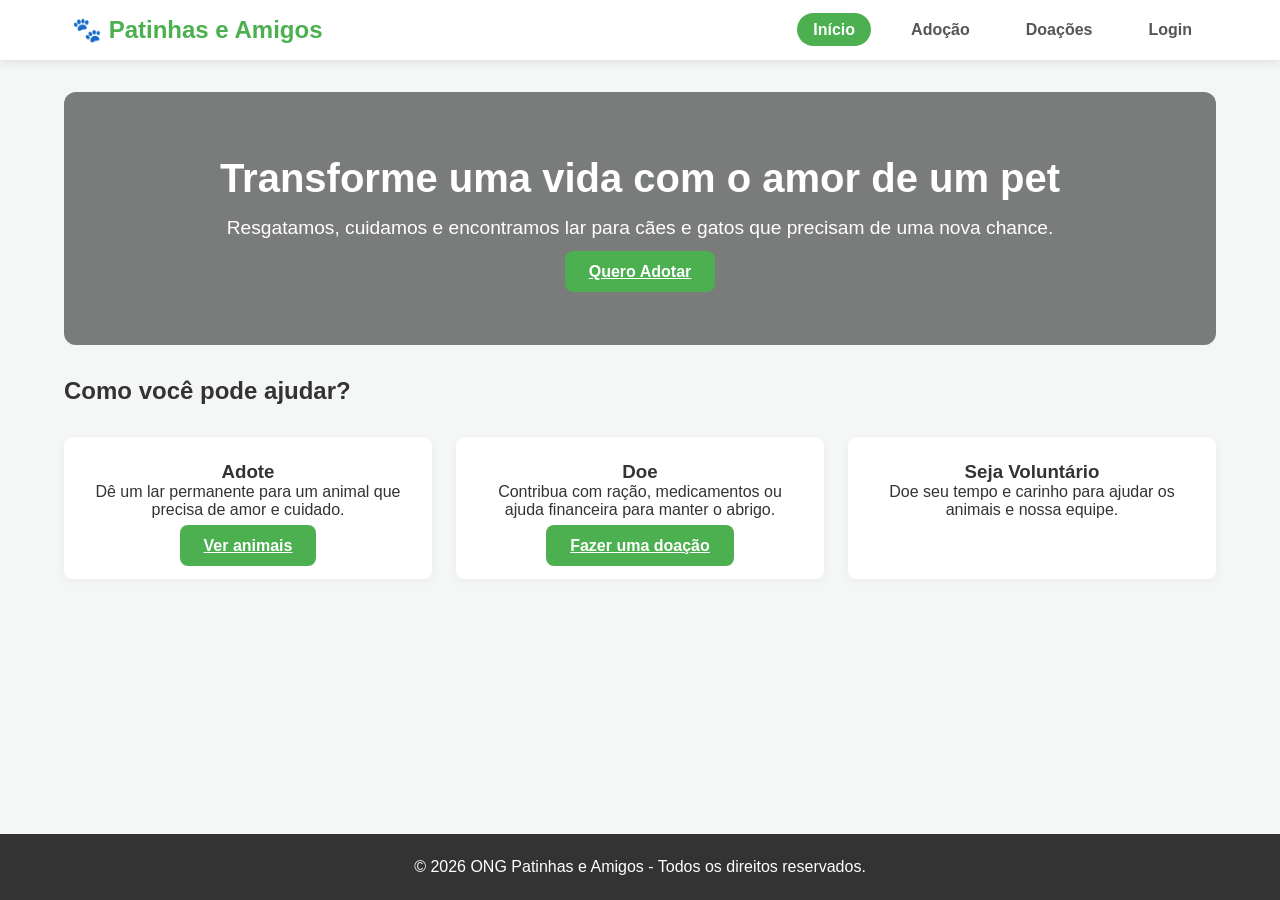
<file: Patinhas_Sistema/index.html>
<!DOCTYPE html>
<html lang="pt-BR">

<head>

    <meta charset="UTF-8">

    <meta name="viewport" content="width=device-width, initial-scale=1.0">

    <title>Patinhas e Amigos - Início</title>

    <link rel="stylesheet" href="style.css">

    <script src="script.js" defer></script>

</head>


<body>


 <!-- Vamos deixar anotado cada coisa feita pelo menos por essa etapa-->
    <!-- CABEÇALHO -->

    <header>

        <div class="nav-container">

            <a href="index.html" class="logo">
                🐾 Patinhas e Amigos
            </a>


            <ul class="nav-links">

                <li>
                    <a href="index.html" class="nav-link active">
                        Início
                    </a>
                </li>

                <li>
                    <a href="adocao.html" class="nav-link">
                        Adoção
                    </a>
                </li>

                <li>
                    <a href="doacao.html" class="nav-link">
                        Doações
                    </a>
                </li>

                <li>
                    <a href="login.html" class="nav-link">
                        Login
                    </a>
                </li>

            </ul>

        </div>

    </header>



    <!-- CONTEÚDO -->

    <main>


        <!-- HERO -->

        <section class="hero">

            <h1>
                Transforme uma vida com o amor de um pet
            </h1>

            <p>
                Resgatamos, cuidamos e encontramos lar para
                cães e gatos que precisam de uma nova chance.
            </p>

            <a href="adocao.html" class="btn">
                Quero Adotar
            </a>

        </section>



        <!-- COMO AJUDAR -->

        <section>

            <h2>
                Como você pode ajudar?
            </h2>


            <div class="home-grid">


                <div class="info-card">

                    <h3>
                        Adote
                    </h3>

                    <p>
                        Dê um lar permanente para um animal
                        que precisa de amor e cuidado.
                    </p>

                    <br>

                    <a href="adocao.html" class="btn">
                        Ver animais
                    </a>

                </div>



                <div class="info-card">

                    <h3>
                        Doe
                    </h3>

                    <p>
                        Contribua com ração, medicamentos
                        ou ajuda financeira para manter o abrigo.
                    </p>

                    <br>

                    <a href="doacao.html" class="btn">
                        Fazer uma doação
                    </a>

                </div>



                <div class="info-card">

                    <h3>
                        Seja Voluntário
                    </h3>

                    <p>
                        Doe seu tempo e carinho para ajudar
                        os animais e nossa equipe.
                    </p>

                </div>


            </div>

        </section>


    </main>



    <!-- RODAPÉ -->

    <footer>

        <p>
            &copy; 2026 ONG Patinhas e Amigos -
            Todos os direitos reservados.
        </p>

    </footer>


</body>

</html>
</file>
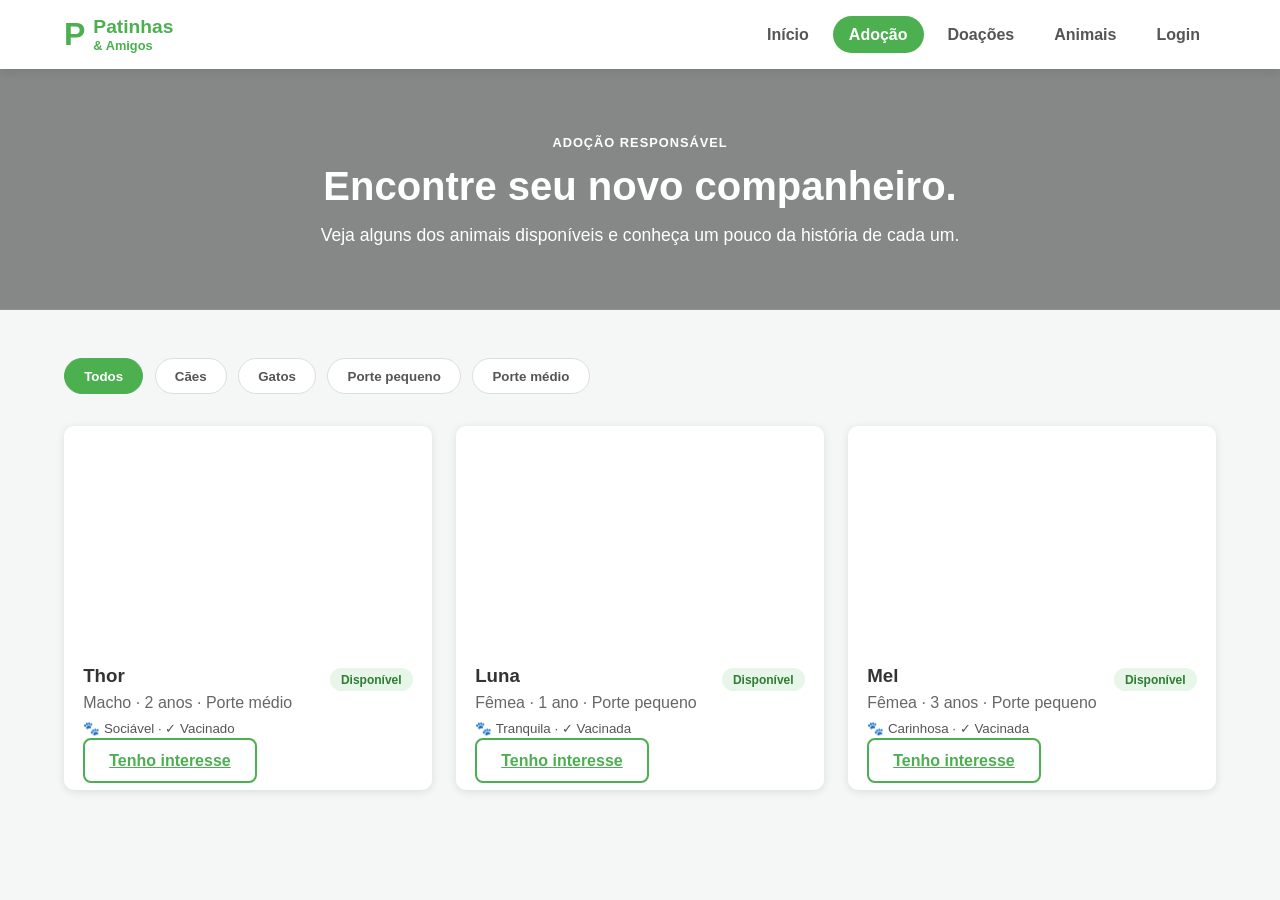
<file: Patinhas_Sistema/adocao.html>
<!DOCTYPE html>
<html lang="pt-BR">

<head>

    <meta charset="UTF-8">

    <meta name="viewport" content="width=device-width, initial-scale=1.0">

    <title>Patinhas & Amigos | Adoção</title>

    <link rel="stylesheet" href="style.css">

    <script src="script.js"></script>

</head>

<body>


    <!-- CABEÇALHO -->

    <header class="public-header">

        <div class="container nav">

            <a class="brand" href="index.html">

                <b>P</b>

                <span>
                    Patinhas
                    <small>& Amigos</small>
                </span>

            </a>


            <nav class="nav-links">

                <a href="index.html">
                    Início
                </a>

                <a class="active" href="adocao.html">
                    Adoção
                </a>

                <a href="doacao.html">
                    Doações
                </a>

                <a href="animais.html">
                    Animais
                </a>

                <a href="login.html">
                    Login
                </a>

            </nav>

        </div>

    </header>


    <!-- CABEÇALHO DA PÁGINA -->

    <section class="page-hero">

        <div class="container">

            <span class="eyebrow">
                ADOÇÃO RESPONSÁVEL
            </span>

            <h1>
                Encontre seu novo companheiro.
            </h1>

            <p>
                Veja alguns dos animais disponíveis e conheça
                um pouco da história de cada um.
            </p>

        </div>

    </section>


    <!-- FILTROS -->

    <section class="section">

        <div class="container">

            <div class="filters">

                <button class="active">
                    Todos
                </button>

                <button>
                    Cães
                </button>

                <button>
                    Gatos
                </button>

                <button>
                    Porte pequeno
                </button>

                <button>
                    Porte médio
                </button>

            </div>


            <!-- ANIMAIS -->

            <div class="animal-grid">


                <!-- THOR -->

                <article class="animal-card">

                    <div class="animal-img thor"></div>

                    <div class="animal-body">

                        <div class="between">

                            <h3>
                                Thor
                            </h3>

                            <span class="status ok">
                                Disponível
                            </span>

                        </div>

                        <p>
                            Macho · 2 anos · Porte médio
                        </p>

                        <small>
                            🐾 Sociável · ✓ Vacinado
                        </small>

                        <a
                            class="btn outline"
                            href="interesse.html?animal=thor">

                            Tenho interesse

                        </a>

                    </div>

                </article>


                <!-- LUNA -->

                <article class="animal-card">

                    <div class="animal-img luna"></div>

                    <div class="animal-body">

                        <div class="between">

                            <h3>
                                Luna
                            </h3>

                            <span class="status ok">
                                Disponível
                            </span>

                        </div>

                        <p>
                            Fêmea · 1 ano · Porte pequeno
                        </p>

                        <small>
                            🐾 Tranquila · ✓ Vacinada
                        </small>

                        <a
                            class="btn outline"
                            href="interesse.html?animal=luna">

                            Tenho interesse

                        </a>

                    </div>

                </article>


                <!-- MEL -->

                <article class="animal-card">

                    <div class="animal-img mel"></div>

                    <div class="animal-body">

                        <div class="between">

                            <h3>
                                Mel
                            </h3>

                            <span class="status ok">
                                Disponível
                            </span>

                        </div>

                        <p>
                            Fêmea · 3 anos · Porte pequeno
                        </p>

                        <small>
                            🐾 Carinhosa · ✓ Vacinada
                        </small>

                        <a
                            class="btn outline"
                            href="interesse.html?animal=mel">

                            Tenho interesse

                        </a>

                    </div>

                </article>


            </div>


            <!-- BOTÃO PARA MAIS ANIMAIS -->
</file>
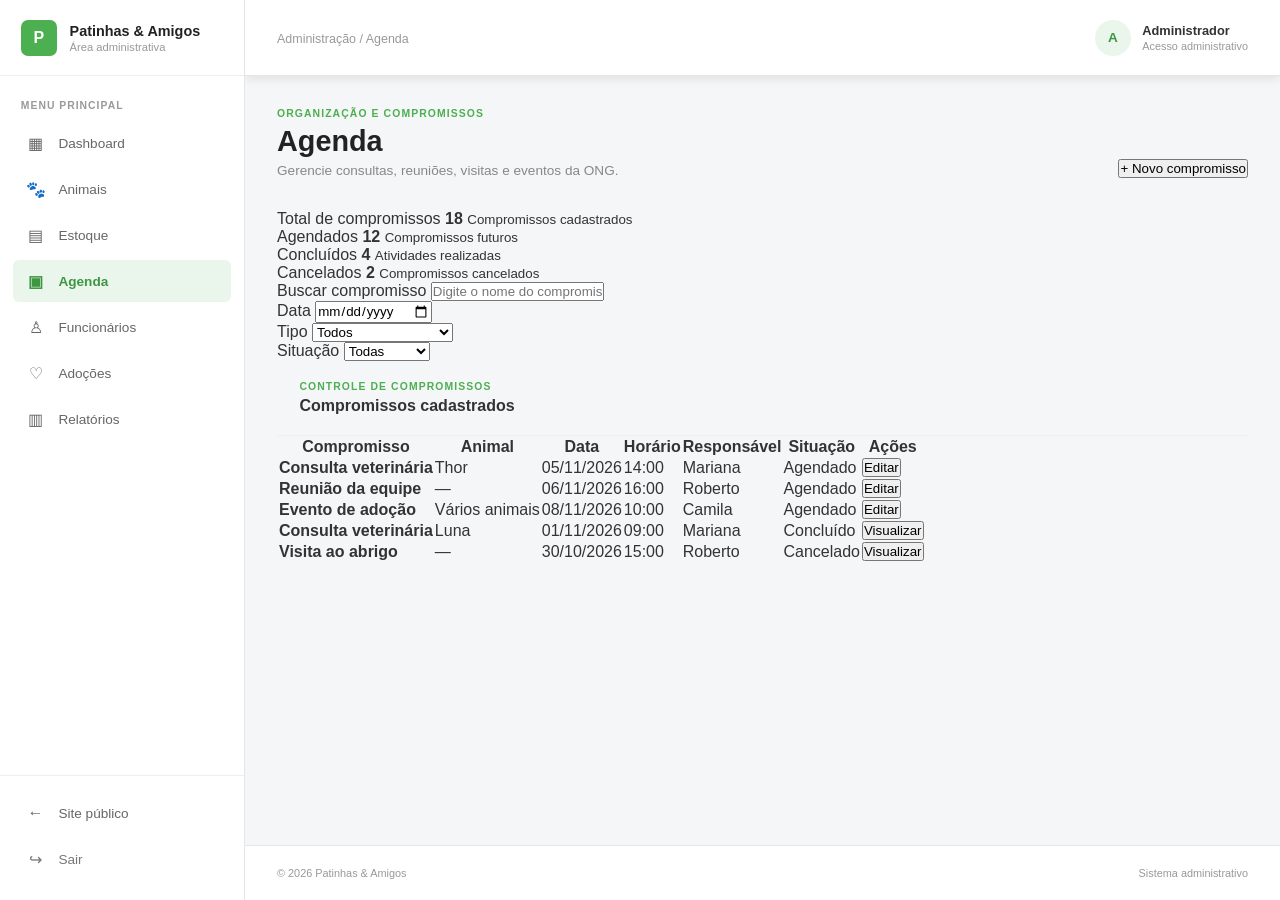
<file: Patinhas_Sistema/agenda.html>
<!DOCTYPE html>
<html lang="pt-BR">

<head>

    <meta charset="UTF-8">
    <meta name="viewport" content="width=device-width, initial-scale=1.0">

    <title>Patinhas & Amigos | Agenda</title>

    <link rel="stylesheet" href="style.css">
    <script src="script.js" defer></script>

</head>

<body class="admin-body">

    <div class="admin-layout">

        <!-- SIDEBAR -->

        <aside class="admin-sidebar">

            <div class="admin-brand">

                <div class="admin-brand-icon">
                    P
                </div>

                <div>
                    <strong>Patinhas & Amigos</strong>
                    <small>Área administrativa</small>
                </div>

            </div>

            <div class="admin-menu-title">
                MENU PRINCIPAL
            </div>

            <nav class="admin-menu">

                <a href="dashboard.html" class="admin-menu-link">
                    <span>▦</span>
                    <span>Dashboard</span>
                </a>

                <a href="gestao-animais.html" class="admin-menu-link">
                    <span>🐾</span>
                    <span>Animais</span>
                </a>

                <a href="estoque.html" class="admin-menu-link">
                    <span>▤</span>
                    <span>Estoque</span>
                </a>

                <a href="agenda.html" class="admin-menu-link active">
                    <span>▣</span>
                    <span>Agenda</span>
                </a>

                <a href="funcionarios.html" class="admin-menu-link">
                    <span>♙</span>
                    <span>Funcionários</span>
                </a>

                <a href="gestao-adocoes.html" class="admin-menu-link">
                    <span>♡</span>
                    <span>Adoções</span>
                </a>

                <a href="relatorios.html" class="admin-menu-link">
                    <span>▥</span>
                    <span>Relatórios</span>
                </a>

            </nav>

            <div class="admin-sidebar-bottom">

                <a href="index.html" class="admin-menu-link">
                    <span>←</span>
                    <span>Site público</span>
                </a>

                <a href="#" class="admin-menu-link logout"
                   onclick="fazerLogout(); return false;">
                    <span>↪</span>
                    <span>Sair</span>
                </a>

            </div>

        </aside>


        <!-- CONTEÚDO PRINCIPAL -->

        <main class="admin-main">

            <!-- CABEÇALHO -->

            <header class="admin-topbar">

                <div>
                    <span class="admin-breadcrumb">
                        Administração / Agenda
                    </span>
                </div>

                <div class="admin-user">

                    <div class="admin-user-avatar">
                        A
                    </div>

                    <div>
                        <strong>Administrador</strong>
                        <small>Acesso administrativo</small>
                    </div>

                </div>

            </header>


            <div class="admin-content">

                <!-- TÍTULO -->

                <div class="admin-page-title agenda-title">

                    <div>

                        <span class="admin-label">
                            ORGANIZAÇÃO E COMPROMISSOS
                        </span>

                        <h1>Agenda</h1>

                        <p>
                            Gerencie consultas, reuniões, visitas e eventos da ONG.
                        </p>

                    </div>

                    <button class="agenda-btn"
                            onclick="abrirCadastroAgenda()">

                        + Novo compromisso

                    </button>

                </div>


                <!-- INDICADORES -->

                <section class="agenda-stats">

                    <div class="agenda-stat">

                        <span>Total de compromissos</span>

                        <strong>18</strong>

                        <small>Compromissos cadastrados</small>

                    </div>

                    <div class="agenda-stat">

                        <span>Agendados</span>

                        <strong>12</strong>

                        <small>Compromissos futuros</small>

                    </div>

                    <div class="agenda-stat">

                        <span>Concluídos</span>

                        <strong>4</strong>

                        <small>Atividades realizadas</small>

                    </div>

                    <div class="agenda-stat">

                        <span>Cancelados</span>

                        <strong>2</strong>

                        <small>Compromissos cancelados</small>

                    </div>

                </section>


                <!-- FILTROS -->

                <section class="agenda-filters">

                    <div>

                        <label for="buscaAgenda">
                            Buscar compromisso
                        </label>

                        <input
                            type="text"
                            id="buscaAgenda"
                            placeholder="Digite o nome do compromisso...">

                    </div>

                    <div>

                        <label for="dataAgenda">
                            Data
                        </label>

                        <input
                            type="date"
                            id="dataAgenda">

                    </div>

                    <div>

                        <label for="tipoAgenda">
                            Tipo
                        </label>

                        <select id="tipoAgenda">

                            <option value="">
                                Todos
                            </option>

                            <option value="consulta">
                                Consulta veterinária
                            </option>

                            <option value="reuniao">
                                Reunião
                            </option>

                            <option value="evento">
                                Evento
                            </option>

                            <option value="visita">
                                Visita
                            </option>

                        </select>

                    </div>

                    <div>

                        <label for="statusAgenda">
                            Situação
                        </label>

                        <select id="statusAgenda">

                            <option value="">
                                Todas
                            </option>

                            <option value="agendado">
                                Agendado
                            </option>

                            <option value="concluido">
                                Concluído
                            </option>

                            <option value="cancelado">
                                Cancelado
                            </option>

                        </select>

                    </div>

                </section>


                <!-- TABELA DE COMPROMISSOS -->

                <section class="agenda-table-panel">

                    <div class="panel-header">

                        <div>

                            <span class="admin-label">
                                CONTROLE DE COMPROMISSOS
                            </span>

                            <h2>Compromissos cadastrados</h2>

                        </div>

                    </div>

                    <div class="agenda-table-container">

                        <table class="agenda-table">

                            <thead>

                                <tr>
                                    <th>Compromisso</th>
                                    <th>Animal</th>
                                    <th>Data</th>
                                    <th>Horário</th>
                                    <th>Responsável</th>
                                    <th>Situação</th>
                                    <th>Ações</th>
                                </tr>

                            </thead>

                            <tbody>

                                <tr>

                                    <td>
                                        <strong>Consulta veterinária</strong>
                                    </td>

                                    <td>Thor</td>

                                    <td>05/11/2026</td>

                                    <td>14:00</td>

                                    <td>Mariana</td>

                                    <td>
                                        <span class="agenda-status agenda-agendado">
                                            Agendado
                                        </span>
                                    </td>

                                    <td>
                                        <button class="agenda-action">
                                            Editar
                                        </button>
                                    </td>

                                </tr>

                                <tr>

                                    <td>
                                        <strong>Reunião da equipe</strong>
                                    </td>

                                    <td>—</td>

                                    <td>06/11/2026</td>

                                    <td>16:00</td>

                                    <td>Roberto</td>

                                    <td>
                                        <span class="agenda-status agenda-agendado">
                                            Agendado
                                        </span>
                                    </td>

                                    <td>
                                        <button class="agenda-action">
                                            Editar
                                        </button>
                                    </td>

                                </tr>

                                <tr>

                                    <td>
                                        <strong>Evento de adoção</strong>
                                    </td>

                                    <td>Vários animais</td>

                                    <td>08/11/2026</td>

                                    <td>10:00</td>

                                    <td>Camila</td>

                                    <td>
                                        <span class="agenda-status agenda-agendado">
                                            Agendado
                                        </span>
                                    </td>

                                    <td>
                                        <button class="agenda-action">
                                            Editar
                                        </button>
                                    </td>

                                </tr>

                                <tr>

                                    <td>
                                        <strong>Consulta veterinária</strong>
                                    </td>

                                    <td>Luna</td>

                                    <td>01/11/2026</td>

                                    <td>09:00</td>

                                    <td>Mariana</td>

                                    <td>
                                        <span class="agenda-status agenda-concluido">
                                            Concluído
                                        </span>
                                    </td>

                                    <td>
                                        <button class="agenda-action">
                                            Visualizar
                                        </button>
                                    </td>

                                </tr>

                                <tr>

                                    <td>
                                        <strong>Visita ao abrigo</strong>
                                    </td>

                                    <td>—</td>

                                    <td>30/10/2026</td>

                                    <td>15:00</td>

                                    <td>Roberto</td>

                                    <td>
                                        <span class="agenda-status agenda-cancelado">
                                            Cancelado
                                        </span>
                                    </td>

                                    <td>
                                        <button class="agenda-action">
                                            Visualizar
                                        </button>
                                    </td>

                                </tr>

                            </tbody>

                        </table>

                    </div>

                </section>

            </div>


            <!-- RODAPÉ -->

            <footer class="admin-footer">

                <span>© 2026 Patinhas & Amigos</span>

                <span>Sistema administrativo</span>

            </footer>

        </main>

    </div>


    <script>
        verificarLogin();
    </script>

</body>
</html>
</file>
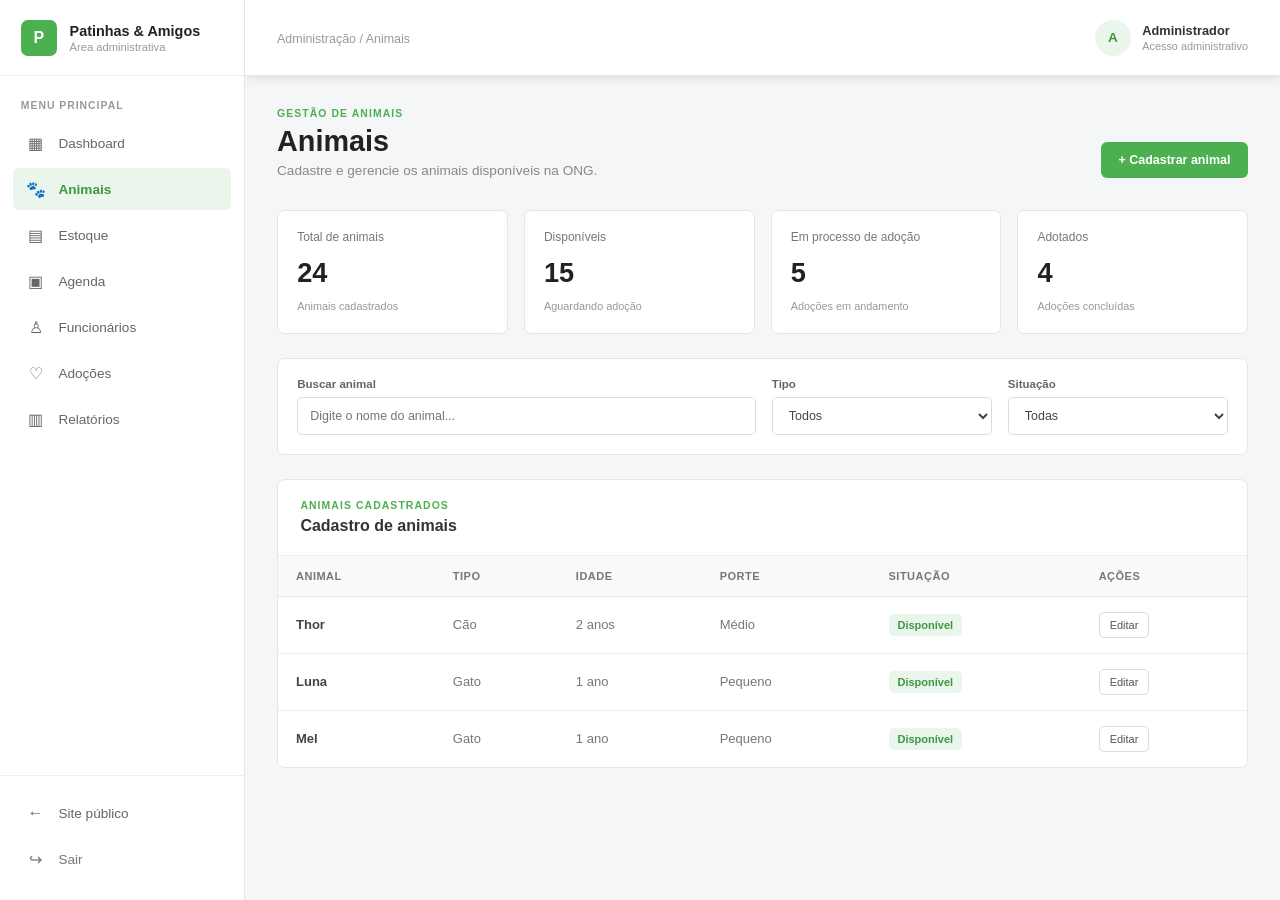
<file: Patinhas_Sistema/animais-adi.html>
<!DOCTYPE html>
<html lang="pt-BR">

<head>

    <meta charset="UTF-8">

    <meta name="viewport" content="width=device-width, initial-scale=1.0">

    <title>Patinhas & Amigos | Gestão de Animais</title>

    <link rel="stylesheet" href="style.css">

    <script src="script.js" defer></script>

</head>

<body class="admin-body">

    <div class="admin-layout">


        <!-- SIDEBAR -->

        <aside class="admin-sidebar">

            <div class="admin-brand">

                <div class="admin-brand-icon">
                    P
                </div>

                <div>

                    <strong>
                        Patinhas & Amigos
                    </strong>

                    <small>
                        Área administrativa
                    </small>

                </div>

            </div>


            <div class="admin-menu-title">
                MENU PRINCIPAL
            </div>


            <nav class="admin-menu">

                <a
                    href="dashboard.html"
                    class="admin-menu-link">

                    <span>▦</span>
                    <span>Dashboard</span>

                </a>


                <a
                    href="animais-adi.html"
                    class="admin-menu-link active">

                    <span>🐾</span>
                    <span>Animais</span>

                </a>


                <a
                    href="estoque.html"
                    class="admin-menu-link">

                    <span>▤</span>
                    <span>Estoque</span>

                </a>


                <a
                    href="agenda.html"
                    class="admin-menu-link">

                    <span>▣</span>
                    <span>Agenda</span>

                </a>


                <a
                    href="funcionarios.html"
                    class="admin-menu-link">

                    <span>♙</span>
                    <span>Funcionários</span>

                </a>


                <a
                    href="gestao-adocoes.html"
                    class="admin-menu-link">

                    <span>♡</span>
                    <span>Adoções</span>

                </a>


                <a
                    href="relatorios.html"
                    class="admin-menu-link">

                    <span>▥</span>
                    <span>Relatórios</span>

                </a>

            </nav>


            <div class="admin-sidebar-bottom">

                <a
                    href="index.html"
                    class="admin-menu-link">

                    <span>←</span>
                    <span>Site público</span>

                </a>


                <a
                    href="#"
                    class="admin-menu-link logout"
                    onclick="fazerLogout(); return false;">

                    <span>↪</span>
                    <span>Sair</span>

                </a>

            </div>

        </aside>


        <!-- CONTEÚDO PRINCIPAL -->

        <main class="admin-main">


            <!-- TOPO -->

            <header class="admin-topbar">

                <div>

                    <span class="admin-breadcrumb">
                        Administração / Animais
                    </span>

                </div>


                <div class="admin-user">

                    <div class="admin-user-avatar">
                        A
                    </div>

                    <div>

                        <strong>
                            Administrador
                        </strong>

                        <small>
                            Acesso administrativo
                        </small>

                    </div>

                </div>

            </header>


            <!-- CONTEÚDO -->

            <div class="admin-content">

                <div class="admin-page-title">

                    <div>

                        <span class="admin-label">
                            GESTÃO DE ANIMAIS
                        </span>

                        <h1>
                            Animais
                        </h1>

                        <p>
                            Cadastre e gerencie os animais
                            disponíveis na ONG.
                        </p>

                    </div>


                    <button class="animais-btn">
                        + Cadastrar animal
                    </button>

                </div>


                <!-- INDICADORES -->

                <section class="animais-stats">

                    <div class="animais-stat">

                        <span>
                            Total de animais
                        </span>

                        <strong>
                            24
                        </strong>

                        <small>
                            Animais cadastrados
                        </small>

                    </div>


                    <div class="animais-stat">

                        <span>
                            Disponíveis
                        </span>

                        <strong>
                            15
                        </strong>

                        <small>
                            Aguardando adoção
                        </small>

                    </div>


                    <div class="animais-stat">

                        <span>
                            Em processo de adoção
                        </span>

                        <strong>
                            5
                        </strong>

                        <small>
                            Adoções em andamento
                        </small>

                    </div>


                    <div class="animais-stat">

                        <span>
                            Adotados
                        </span>

                        <strong>
                            4
                        </strong>

                        <small>
                            Adoções concluídas
                        </small>

                    </div>

                </section>


                <!-- FILTROS -->

                <section class="animais-filters">

                    <div>

                        <label for="buscaAnimal">
                            Buscar animal
                        </label>

                        <input
                            type="text"
                            id="buscaAnimal"
                            placeholder="Digite o nome do animal...">

                    </div>


                    <div>

                        <label for="tipoAnimal">
                            Tipo
                        </label>

                        <select id="tipoAnimal">

                            <option value="">
                                Todos
                            </option>

                            <option value="cao">
                                Cães
                            </option>

                            <option value="gato">
                                Gatos
                            </option>

                        </select>

                    </div>


                    <div>

                        <label for="statusAnimal">
                            Situação
                        </label>

                        <select id="statusAnimal">

                            <option value="">
                                Todas
                            </option>

                            <option value="disponivel">
                                Disponível
                            </option>

                            <option value="processo">
                                Em processo
                            </option>

                            <option value="adotado">
                                Adotado
                            </option>

                        </select>

                    </div>

                </section>


                <!-- TABELA -->

                <section class="animais-table-panel">

                    <div class="panel-header">

                        <div>

                            <span class="admin-label">
                                ANIMAIS CADASTRADOS
                            </span>

                            <h2>
                                Cadastro de animais
                            </h2>

                        </div>

                    </div>


                    <div class="animais-table-container">

                        <table class="animais-table">

                            <thead>

                                <tr>

                                    <th>
                                        Animal
                                    </th>

                                    <th>
                                        Tipo
                                    </th>

                                    <th>
                                        Idade
                                    </th>

                                    <th>
                                        Porte
                                    </th>

                                    <th>
                                        Situação
                                    </th>

                                    <th>
                                        Ações
                                    </th>

                                </tr>

                            </thead>


                            <tbody>

                                <tr>

                                    <td>
                                        <strong>
                                            Thor
                                        </strong>
                                    </td>

                                    <td>
                                        Cão
                                    </td>

                                    <td>
                                        2 anos
                                    </td>

                                    <td>
                                        Médio
                                    </td>

                                    <td>

                                        <span class="animal-status status-disponivel">
                                            Disponível
                                        </span>

                                    </td>

                                    <td>

                                        <button class="animal-action">
                                            Editar
                                        </button>

                                    </td>

                                </tr>


                                <tr>

                                    <td>
                                        <strong>
                                            Luna
                                        </strong>
                                    </td>

                                    <td>
                                        Gato
                                    </td>

                                    <td>
                                        1 ano
                                    </td>

                                    <td>
                                        Pequeno
                                    </td>

                                    <td>

                                        <span class="animal-status status-disponivel">
                                            Disponível
                                        </span>

                                    </td>

                                    <td>

                                        <button class="animal-action">
                                            Editar
                                        </button>

                                    </td>

                                </tr>


                                <tr>

                                    <td>
                                        <strong>
                                            Mel
                                        </strong>
                                    </td>

                                    <td>
                                        Gato
                                    </td>

                                    <td>
                                        1 ano
                                    </td>

                                    <td>
                                        Pequeno
                                    </td>

                                    <td>

                                        <span class="animal-status status-disponivel">
                                            Disponível
                                        </span>

                                    </td>

                                    <td>

                                        <button class="animal-action">
                                            Editar
                                        </button>
</file>
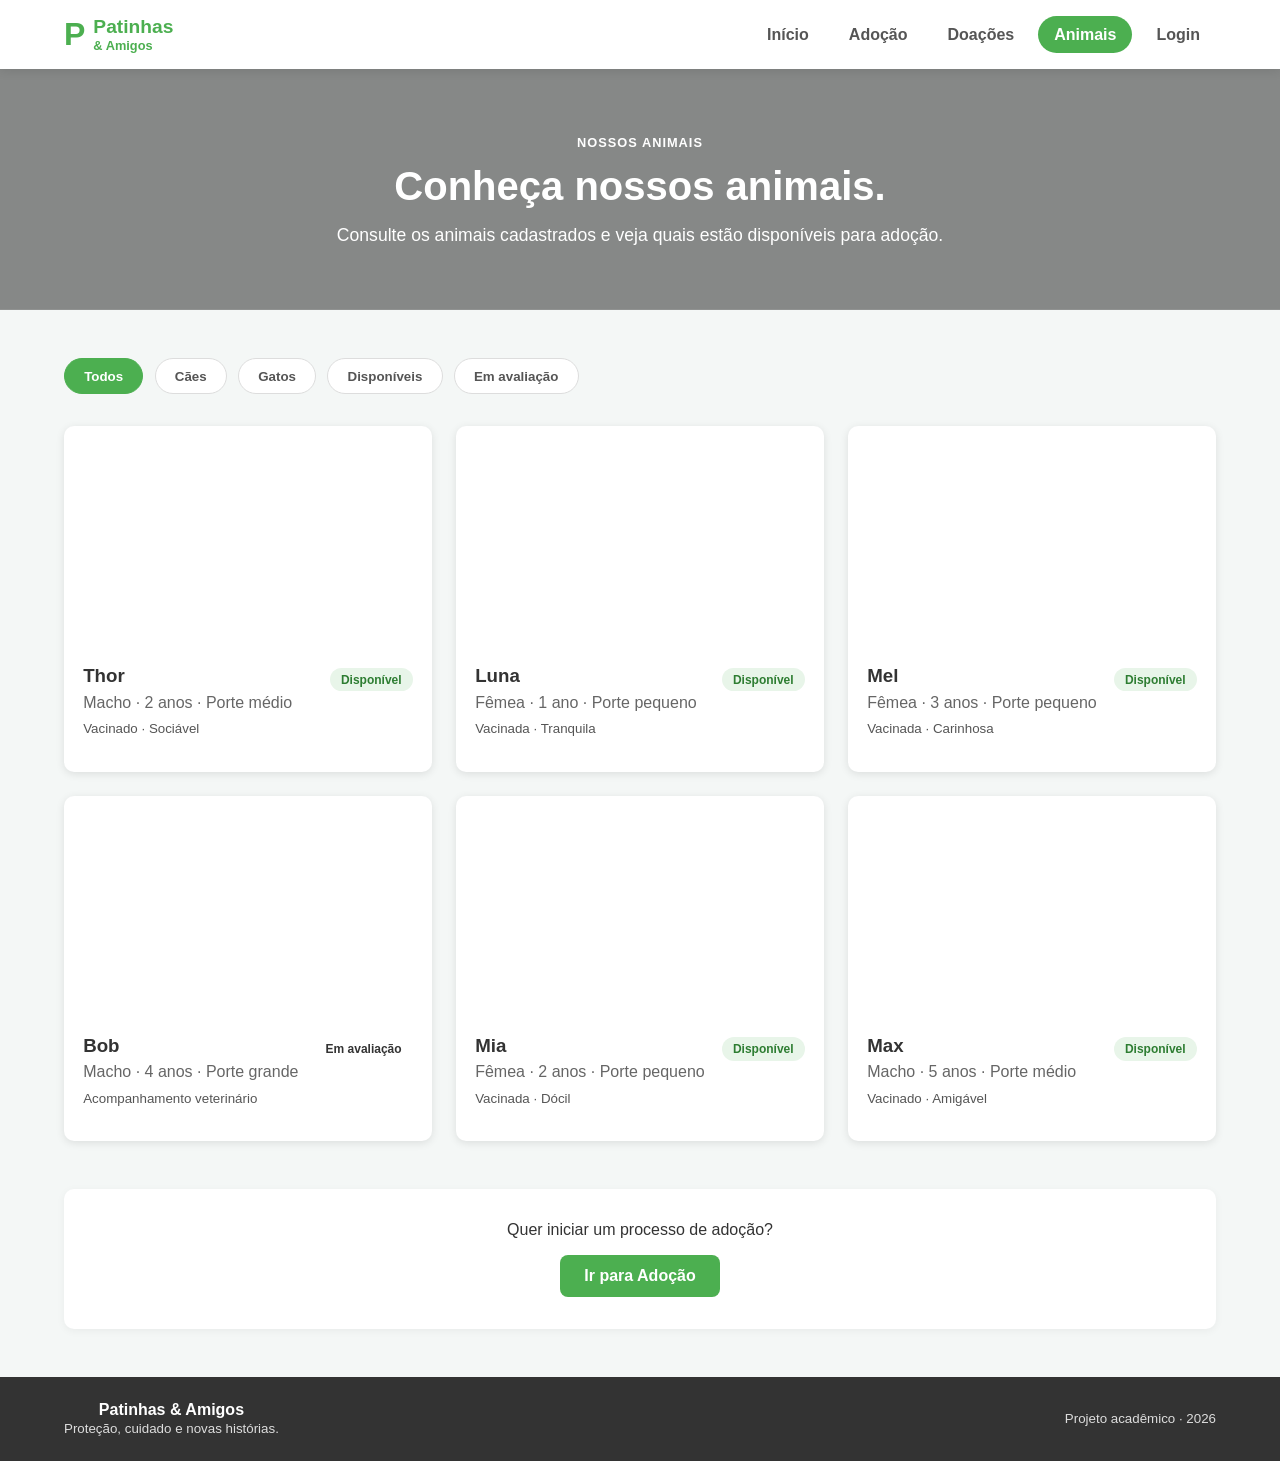
<file: Patinhas_Sistema/animais.html>
<!DOCTYPE html>
<html lang="pt-BR">

<head>

    <meta charset="UTF-8">

    <meta
        name="viewport"
        content="width=device-width, initial-scale=1.0">

    <title>
        Patinhas & Amigos | Animais
    </title>

    <link rel="stylesheet" href="style.css">

    <script src="script.js"></script>

</head>

<body>


    <header class="public-header">

        <div class="container nav">

            <a class="brand" href="index.html">

                <b>P</b>

                <span>
                    Patinhas
                    <small>& Amigos</small>
                </span>

            </a>


            <nav class="nav-links">

                <a href="index.html">
                    Início
                </a>

                <a href="adocao.html">
                    Adoção
                </a>

                <a href="doacao.html">
                    Doações
                </a>

                <a class="active" href="animais.html">
                    Animais
                </a>

                <a href="login.html">
                    Login
                </a>

            </nav>

        </div>

    </header>


    <section class="page-hero">

        <div class="container">

            <span class="eyebrow">
                NOSSOS ANIMAIS
            </span>

            <h1>
                Conheça nossos animais.
            </h1>

            <p>
                Consulte os animais cadastrados e veja quais
                estão disponíveis para adoção.
            </p>

        </div>

    </section>


    <section class="section">

        <div class="container">


            <div class="filters">

                <button class="active">
                    Todos
                </button>

                <button>
                    Cães
                </button>

                <button>
                    Gatos
                </button>

                <button>
                    Disponíveis
                </button>

                <button>
                    Em avaliação
                </button>

            </div>


            <div class="animal-grid">


                <!-- THOR -->

                <article class="animal-card">

                    <div class="animal-img thor"></div>

                    <div class="animal-body">

                        <div class="between">

                            <h3>Thor</h3>

                            <span class="status ok">
                                Disponível
                            </span>

                        </div>

                        <p>
                            Macho · 2 anos · Porte médio
                        </p>

                        <small>
                            Vacinado · Sociável
                        </small>

                    </div>

                </article>


                <!-- LUNA -->

                <article class="animal-card">

                    <div class="animal-img luna"></div>

                    <div class="animal-body">

                        <div class="between">

                            <h3>Luna</h3>

                            <span class="status ok">
                                Disponível
                            </span>

                        </div>

                        <p>
                            Fêmea · 1 ano · Porte pequeno
                        </p>

                        <small>
                            Vacinada · Tranquila
                        </small>

                    </div>

                </article>


                <!-- MEL -->

                <article class="animal-card">

                    <div class="animal-img mel"></div>

                    <div class="animal-body">

                        <div class="between">

                            <h3>Mel</h3>

                            <span class="status ok">
                                Disponível
                            </span>

                        </div>

                        <p>
                            Fêmea · 3 anos · Porte pequeno
                        </p>

                        <small>
                            Vacinada · Carinhosa
                        </small>

                    </div>

                </article>


                <!-- BOB -->

                <article class="animal-card">

                    <div class="animal-img bob"></div>

                    <div class="animal-body">

                        <div class="between">

                            <h3>Bob</h3>

                            <span class="status warn">
                                Em avaliação
                            </span>

                        </div>

                        <p>
                            Macho · 4 anos · Porte grande
                        </p>

                        <small>
                            Acompanhamento veterinário
                        </small>

                    </div>

                </article>


                <!-- MIA -->

                <article class="animal-card">

                    <div class="animal-img mia"></div>

                    <div class="animal-body">

                        <div class="between">

                            <h3>Mia</h3>

                            <span class="status ok">
                                Disponível
                            </span>

                        </div>

                        <p>
                            Fêmea · 2 anos · Porte pequeno
                        </p>

                        <small>
                            Vacinada · Dócil
                        </small>

                    </div>

                </article>


                <!-- MAX -->

                <article class="animal-card">

                    <div class="animal-img max"></div>

                    <div class="animal-body">

                        <div class="between">

                            <h3>Max</h3>

                            <span class="status ok">
                                Disponível
                            </span>

                        </div>

                        <p>
                            Macho · 5 anos · Porte médio
                        </p>

                        <small>
                            Vacinado · Amigável
                        </small>

                    </div>

                </article>


            </div>


            <div class="more-box">

                <p>
                    Quer iniciar um processo de adoção?
                </p>

                <a
                    class="btn primary"
                    href="adocao.html">

                    Ir para Adoção

                </a>

            </div>


        </div>

    </section>


    <footer class="footer">

        <div class="container">

            <div>

                <b>
                    Patinhas & Amigos
                </b>

                <br>

                <small>
                    Proteção, cuidado e novas histórias.
                </small>

            </div>

            <small>
                Projeto acadêmico · 2026
            </small>

        </div>

    </footer>


</body>

</html>
</file>
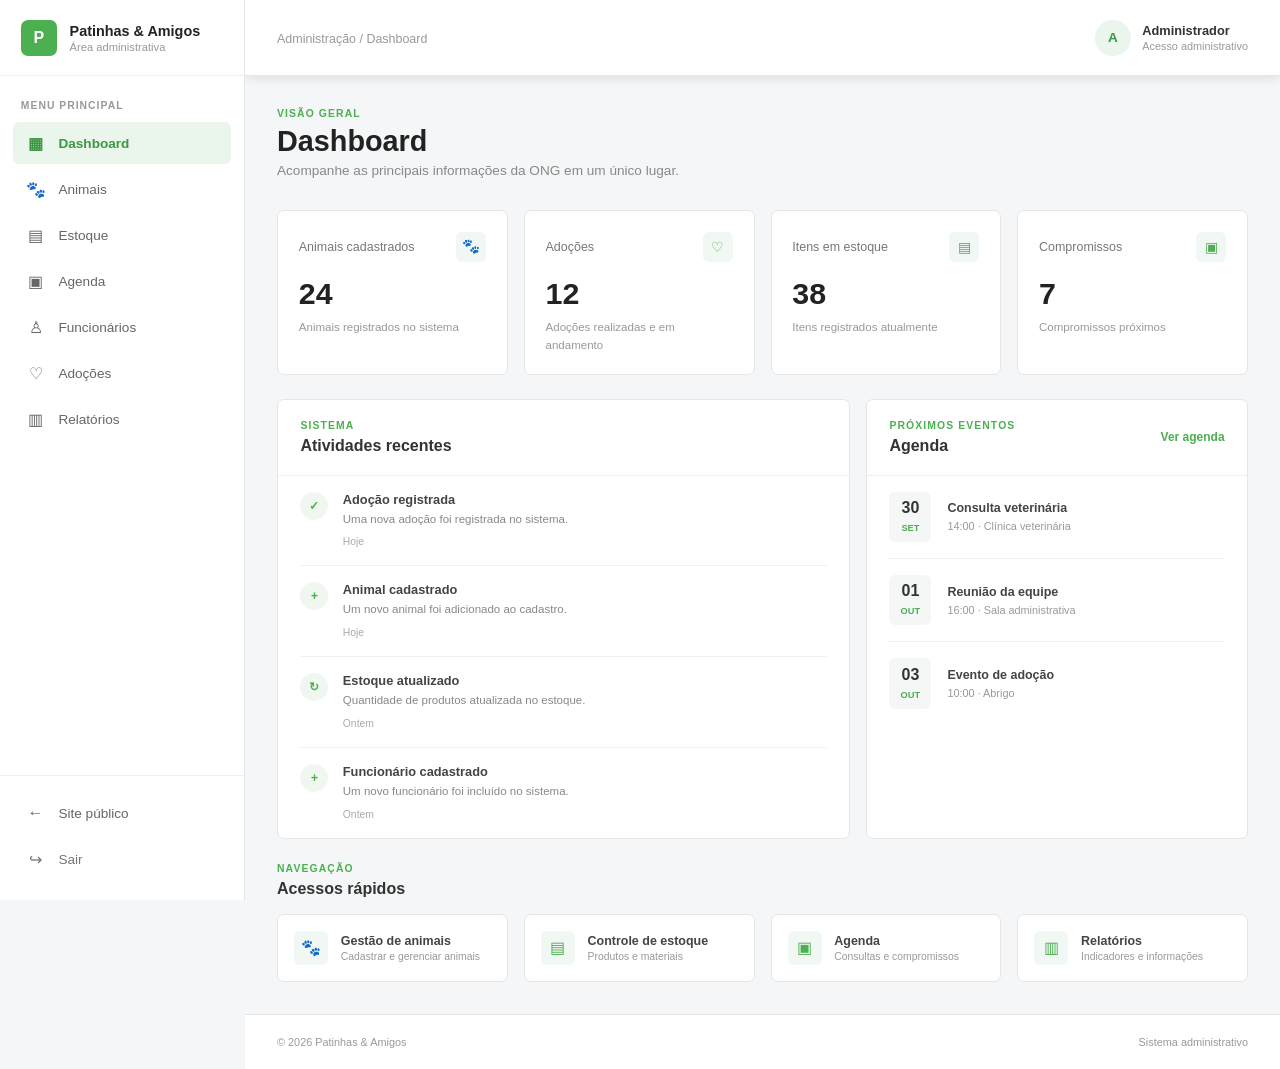
<file: Patinhas_Sistema/dashboard.html>
<!DOCTYPE html>
<html lang="pt-BR">

<head>

    <meta charset="UTF-8">
    <meta name="viewport" content="width=device-width, initial-scale=1.0">

    <title>Patinhas & Amigos | Dashboard</title>

    <link rel="stylesheet" href="style.css">
    <script src="script.js" defer></script>

</head>

<body class="admin-body">

    <!-- =====================================================
         ÁREA ADMINISTRATIVA
         ===================================================== -->

    <div class="admin-layout">


        <!-- =================================================
             SIDEBAR
             ================================================= -->

        <aside class="admin-sidebar">

            <div class="admin-brand">

                <div class="admin-brand-icon">
                    P
                </div>

                <div>
                    <strong>Patinhas & Amigos</strong>
                    <small>Área administrativa</small>
                </div>

            </div>


            <div class="admin-menu-title">
                MENU PRINCIPAL
            </div>


            <nav class="admin-menu">

                <a
                    href="dashboard.html"
                    class="admin-menu-link active">

                    <span>▦</span>

                    <span>Dashboard</span>

                </a>


                <a
                    href="animais-adi.html"
                    class="admin-menu-link">

                    <span>🐾</span>

                    <span>Animais</span>

                </a>


                <a
                    href="estoque.html"
                    class="admin-menu-link">

                    <span>▤</span>

                    <span>Estoque</span>

                </a>


                <a
                    href="agenda.html"
                    class="admin-menu-link">

                    <span>▣</span>

                    <span>Agenda</span>

                </a>


                <a
                    href="funcionarios.html"
                    class="admin-menu-link">

                    <span>♙</span>

                    <span>Funcionários</span>

                </a>


                <a
                    href="gestao-adocoes.html"
                    class="admin-menu-link">

                    <span>♡</span>

                    <span>Adoções</span>

                </a>


                <a
                    href="relatorios.html"
                    class="admin-menu-link">

                    <span>▥</span>

                    <span>Relatórios</span>

                </a>

            </nav>


            <div class="admin-sidebar-bottom">

                <a
                    href="index.html"
                    class="admin-menu-link">

                    <span>←</span>

                    <span>Site público</span>

                </a>


                <a
                    href="#"
                    class="admin-menu-link logout"
                    onclick="fazerLogout(); return false;">

                    <span>↪</span>

                    <span>Sair</span>

                </a>

            </div>

        </aside>



        <!-- =================================================
             CONTEÚDO
             ================================================= -->

        <main class="admin-main">


            <!-- TOPO -->

            <header class="admin-topbar">

                <div>

                    <span class="admin-breadcrumb">
                        Administração / Dashboard
                    </span>

                </div>


                <div class="admin-user">

                    <div class="admin-user-avatar">
                        A
                    </div>

                    <div>

                        <strong>Administrador</strong>

                        <small>
                            Acesso administrativo
                        </small>

                    </div>

                </div>

            </header>



            <!-- CONTEÚDO DO DASHBOARD -->

            <div class="admin-content">


                <!-- TÍTULO -->

                <div class="admin-page-title">

                    <div>

                        <span class="admin-label">
                            VISÃO GERAL
                        </span>

                        <h1>
                            Dashboard
                        </h1>

                        <p>
                            Acompanhe as principais informações
                            da ONG em um único lugar.
                        </p>

                    </div>

                </div>



                <!-- =================================================
                     INDICADORES
                     ================================================= -->

                <section class="dashboard-stats">


                    <div class="dashboard-stat">

                        <div class="stat-header">

                            <span>
                                Animais cadastrados
                            </span>

                            <span class="stat-symbol">
                                🐾
                            </span>

                        </div>

                        <strong>
                            24
                        </strong>

                        <small>
                            Animais registrados no sistema
                        </small>

                    </div>



                    <div class="dashboard-stat">

                        <div class="stat-header">

                            <span>
                                Adoções
                            </span>

                            <span class="stat-symbol">
                                ♡
                            </span>

                        </div>

                        <strong>
                            12
                        </strong>

                        <small>
                            Adoções realizadas e em andamento
                        </small>

                    </div>



                    <div class="dashboard-stat">

                        <div class="stat-header">

                            <span>
                                Itens em estoque
                            </span>

                            <span class="stat-symbol">
                                ▤
                            </span>

                        </div>

                        <strong>
                            38
                        </strong>

                        <small>
                            Itens registrados atualmente
                        </small>

                    </div>



                    <div class="dashboard-stat">

                        <div class="stat-header">

                            <span>
                                Compromissos
                            </span>

                            <span class="stat-symbol">
                                ▣
                            </span>

                        </div>

                        <strong>
                            7
                        </strong>

                        <small>
                            Compromissos próximos
                        </small>

                    </div>


                </section>



                <!-- =================================================
                     LINHA PRINCIPAL
                     ================================================= -->

                <section class="dashboard-columns">


                    <!-- ATIVIDADES -->

                    <div class="admin-panel">

                        <div class="panel-header">

                            <div>

                                <span class="admin-label">
                                    SISTEMA
                                </span>

                                <h2>
                                    Atividades recentes
                                </h2>

                            </div>

                        </div>


                        <div class="activity-list">


                            <div class="activity-item">

                                <div class="activity-marker">
                                    ✓
                                </div>

                                <div>

                                    <strong>
                                        Adoção registrada
                                    </strong>

                                    <p>
                                        Uma nova adoção foi registrada
                                        no sistema.
                                    </p>

                                    <small>
                                        Hoje
                                    </small>

                                </div>

                            </div>



                            <div class="activity-item">

                                <div class="activity-marker">
                                    +
                                </div>

                                <div>

                                    <strong>
                                        Animal cadastrado
                                    </strong>

                                    <p>
                                        Um novo animal foi adicionado
                                        ao cadastro.
                                    </p>

                                    <small>
                                        Hoje
                                    </small>

                                </div>

                            </div>



                            <div class="activity-item">

                                <div class="activity-marker">
                                    ↻
                                </div>

                                <div>

                                    <strong>
                                        Estoque atualizado
                                    </strong>

                                    <p>
                                        Quantidade de produtos atualizada
                                        no estoque.
                                    </p>

                                    <small>
                                        Ontem
                                    </small>

                                </div>

                            </div>



                            <div class="activity-item">

                                <div class="activity-marker">
                                    +
                                </div>

                                <div>

                                    <strong>
                                        Funcionário cadastrado
                                    </strong>

                                    <p>
                                        Um novo funcionário foi incluído
                                        no sistema.
                                    </p>

                                    <small>
                                        Ontem
                                    </small>

                                </div>

                            </div>


                        </div>

                    </div>



                    <!-- AGENDA -->

                    <div class="admin-panel">

                        <div class="panel-header">

                            <div>

                                <span class="admin-label">
                                    PRÓXIMOS EVENTOS
                                </span>

                                <h2>
                                    Agenda
                                </h2>

                            </div>

                            <a href="agenda.html">
                                Ver agenda
                            </a>

                        </div>


                        <div class="agenda-list">


                            <div class="agenda-item">

                                <div class="agenda-date">

                                    <strong>
                                        30
                                    </strong>

                                    <small>
                                        SET
                                    </small>

                                </div>

                                <div>

                                    <strong>
                                        Consulta veterinária
                                    </strong>

                                    <p>
                                        14:00 · Clínica veterinária
                                    </p>

                                </div>

                            </div>



                            <div class="agenda-item">

                                <div class="agenda-date">

                                    <strong>
                                        01
                                    </strong>

                                    <small>
                                        OUT
                                    </small>

                                </div>

                                <div>

                                    <strong>
                                        Reunião da equipe
                                    </strong>

                                    <p>
                                        16:00 · Sala administrativa
                                    </p>

                                </div>

                            </div>



                            <div class="agenda-item">

                                <div class="agenda-date">

                                    <strong>
                                        03
                                    </strong>

                                    <small>
                                        OUT
                                    </small>

                                </div>

                                <div>

                                    <strong>
                                        Evento de adoção
                                    </strong>

                                    <p>
                                        10:00 · Abrigo
                                    </p>

                                </div>

                            </div>


                        </div>

                    </div>


                </section>



                <!-- =================================================
                     ACESSOS RÁPIDOS
                     ================================================= -->

                <section class="quick-section">

                    <div class="panel-header">

                        <div>

                            <span class="admin-label">
                                NAVEGAÇÃO
                            </span>

                            <h2>
                                Acessos rápidos
                            </h2>

                        </div>

                    </div>


                    <div class="quick-grid">


                        <a
                            href="gestao-animais.html"
                            class="quick-card">

                            <span>🐾</span>

                            <div>

                                <strong>
                                    Gestão de animais
                                </strong>

                                <small>
                                    Cadastrar e gerenciar animais
                                </small>

                            </div>

                        </a>



                        <a
                            href="estoque.html"
                            class="quick-card">

                            <span>▤</span>

                            <div>

                                <strong>
                                    Controle de estoque
                                </strong>

                                <small>
                                    Produtos e materiais
                                </small>

                            </div>

                        </a>



                        <a
                            href="agenda.html"
                            class="quick-card">

                            <span>▣</span>

                            <div>

                                <strong>
                                    Agenda
                                </strong>

                                <small>
                                    Consultas e compromissos
                                </small>

                            </div>

                        </a>



                        <a
                            href="relatorios.html"
                            class="quick-card">

                            <span>▥</span>

                            <div>

                                <strong>
                                    Relatórios
                                </strong>

                                <small>
                                    Indicadores e informações
                                </small>

                            </div>

                        </a>


                    </div>

                </section>


            </div>


            <!-- RODAPÉ -->

            <footer class="admin-footer">

                <span>
                    © 2026 Patinhas & Amigos
                </span>

                <span>
                    Sistema administrativo
                </span>

            </footer>


        </main>

    </div>


    <script>
        verificarLogin();
    </script>

</body>

</html>
</file>
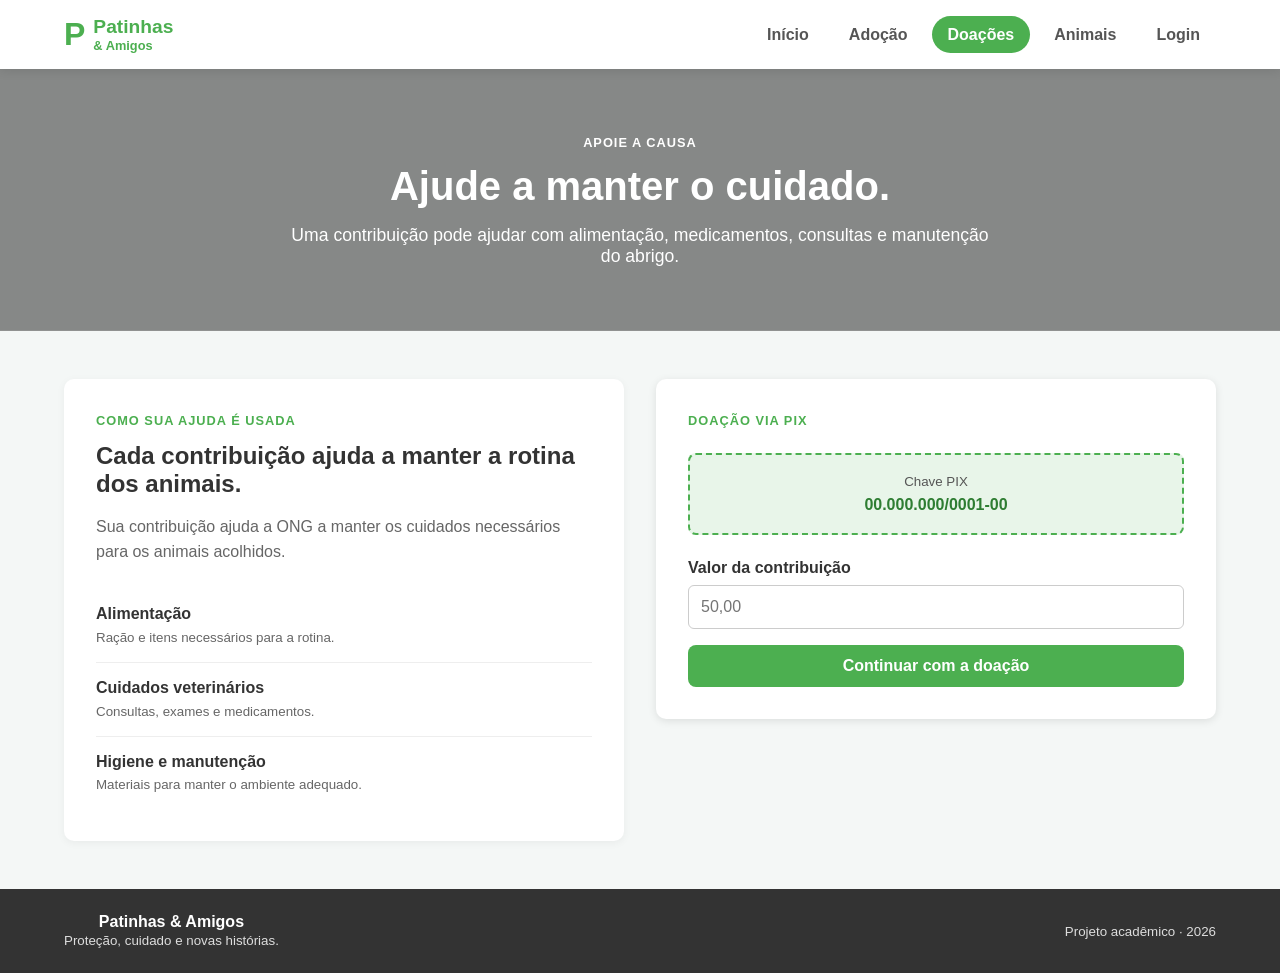
<file: Patinhas_Sistema/doacao.html>
<!DOCTYPE html>
<html lang="pt-BR">

<head>

    <meta charset="UTF-8">

    <meta
        name="viewport"
        content="width=device-width, initial-scale=1.0">

    <title>
        Patinhas & Amigos | Doações
    </title>

    <link rel="stylesheet" href="style.css">

    <script src="script.js"></script>

</head>

<body>


    <header class="public-header">

        <div class="container nav">

            <a class="brand" href="index.html">

                <b>P</b>

                <span>
                    Patinhas
                    <small>& Amigos</small>
                </span>

            </a>


            <nav class="nav-links">

                <a href="index.html">
                    Início
                </a>

                <a href="adocao.html">
                    Adoção
                </a>

                <a class="active" href="doacao.html">
                    Doações
                </a>

                <a href="animais.html">
                    Animais
                </a>

                <a href="login.html">
                    Login
                </a>

            </nav>

        </div>

    </header>


    <section class="page-hero">

        <div class="container">

            <span class="eyebrow">
                APOIE A CAUSA
            </span>

            <h1>
                Ajude a manter o cuidado.
            </h1>

            <p>
                Uma contribuição pode ajudar com alimentação,
                medicamentos, consultas e manutenção do abrigo.
            </p>

        </div>

    </section>


    <section class="section">

        <div class="container donation-grid">


            <div class="donation-info">

                <span class="eyebrow">
                    COMO SUA AJUDA É USADA
                </span>

                <h2>
                    Cada contribuição ajuda a manter
                    a rotina dos animais.
                </h2>

                <p>
                    Sua contribuição ajuda a ONG a manter os
                    cuidados necessários para os animais acolhidos.
                </p>


                <div class="donation-list">

                    <div>

                        <b>
                            Alimentação
                        </b>

                        <small>
                            Ração e itens necessários para a rotina.
                        </small>

                    </div>


                    <div>

                        <b>
                            Cuidados veterinários
                        </b>

                        <small>
                            Consultas, exames e medicamentos.
                        </small>

                    </div>


                    <div>

                        <b>
                            Higiene e manutenção
                        </b>

                        <small>
                            Materiais para manter o ambiente adequado.
                        </small>

                    </div>

                </div>

            </div>


            <div class="pix-card">

                <span class="eyebrow">
                    DOAÇÃO VIA PIX
                </span>


                <div class="pix">

                    <small>
                        Chave PIX
                    </small>

                    <strong>
                        00.000.000/0001-00
                    </strong>

                </div>


                <label>
                    Valor da contribuição
                </label>

                <input
                    class="input"
                    type="number"
                    placeholder="50,00">


                <button
                    class="btn primary full"
                    onclick="alert('Obrigado pelo apoio à ONG!')">

                    Continuar com a doação

                </button>

            </div>

        </div>

    </section>


    <footer class="footer">

        <div class="container">

            <div>

                <b>
                    Patinhas & Amigos
                </b>

                <br>

                <small>
                    Proteção, cuidado e novas histórias.
                </small>

            </div>

            <small>
                Projeto acadêmico · 2026
            </small>

        </div>

    </footer>


</body>

</html>
</file>
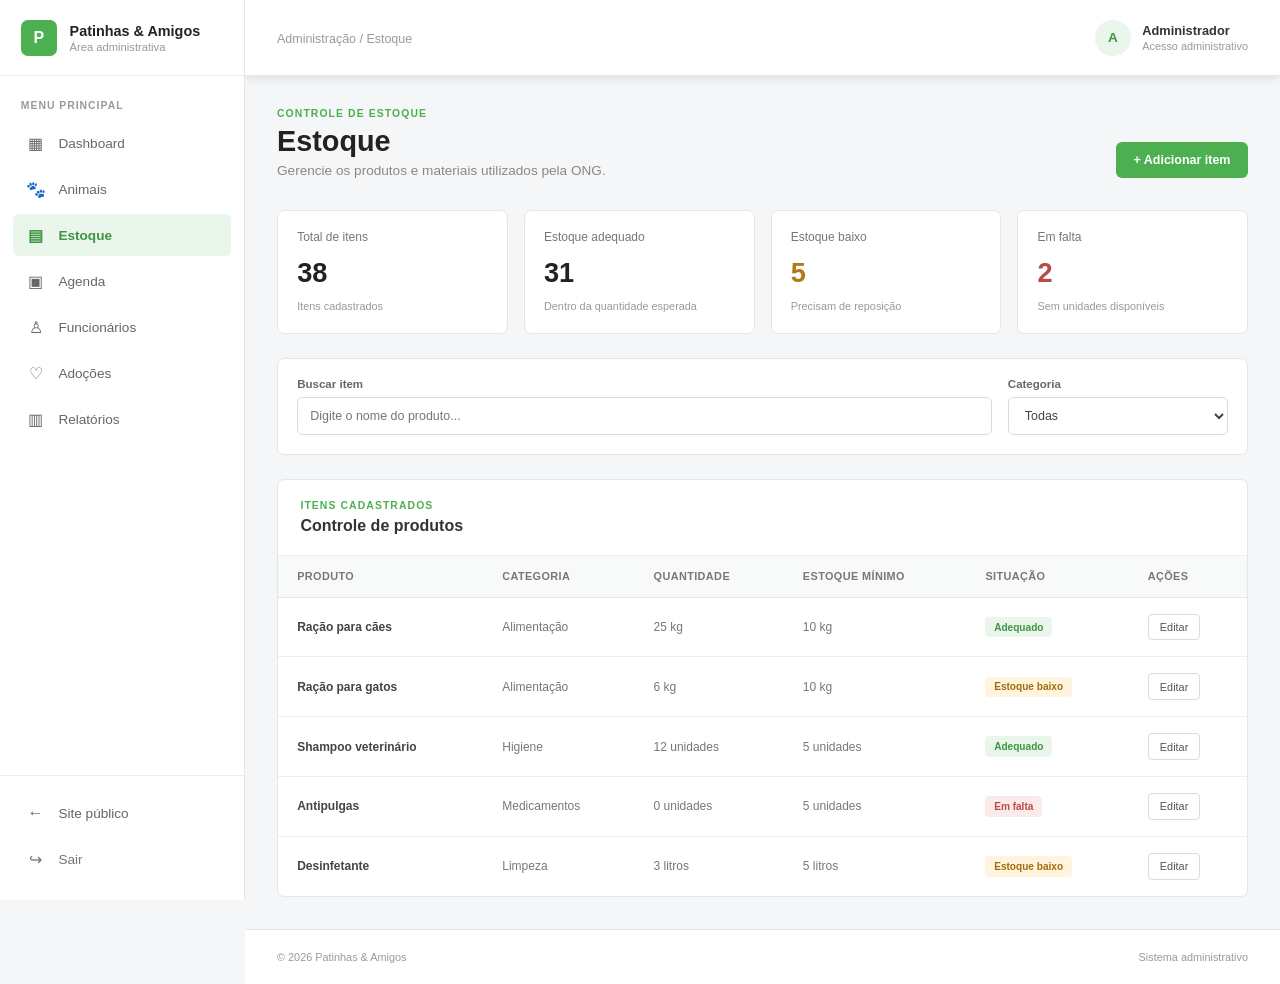
<file: Patinhas_Sistema/estoque.html>
<!DOCTYPE html>
<html lang="pt-BR">

<head>

    <meta charset="UTF-8">
    <meta name="viewport" content="width=device-width, initial-scale=1.0">

    <title>Patinhas & Amigos | Estoque</title>

    <link rel="stylesheet" href="style.css">
    <script src="script.js" defer></script>

</head>

<body class="admin-body">

    <div class="admin-layout">

        <!-- SIDEBAR -->

        <aside class="admin-sidebar">

            <div class="admin-brand">

                <div class="admin-brand-icon">
                    P
                </div>

                <div>
                    <strong>Patinhas & Amigos</strong>
                    <small>Área administrativa</small>
                </div>

            </div>

            <div class="admin-menu-title">
                MENU PRINCIPAL
            </div>

            <nav class="admin-menu">

                <a href="dashboard.html" class="admin-menu-link">
                    <span>▦</span>
                    <span>Dashboard</span>
                </a>

                <a href="animais-adi.html" class="admin-menu-link">
                    <span>🐾</span>
                    <span>Animais</span>
                </a>

                <a href="estoque.html" class="admin-menu-link active">
                    <span>▤</span>
                    <span>Estoque</span>
                </a>

                <a href="agenda.html" class="admin-menu-link">
                    <span>▣</span>
                    <span>Agenda</span>
                </a>

                <a href="funcionarios.html" class="admin-menu-link">
                    <span>♙</span>
                    <span>Funcionários</span>
                </a>

                <a href="gestao-adocoes.html" class="admin-menu-link">
                    <span>♡</span>
                    <span>Adoções</span>
                </a>

                <a href="relatorios.html" class="admin-menu-link">
                    <span>▥</span>
                    <span>Relatórios</span>
                </a>

            </nav>

            <div class="admin-sidebar-bottom">

                <a href="index.html" class="admin-menu-link">
                    <span>←</span>
                    <span>Site público</span>
                </a>

                <a href="#" class="admin-menu-link logout"
                   onclick="fazerLogout(); return false;">
                    <span>↪</span>
                    <span>Sair</span>
                </a>

            </div>

        </aside>


        <!-- ÁREA PRINCIPAL -->

        <main class="admin-main">

            <!-- TOPO -->

            <header class="admin-topbar">

                <div>
                    <span class="admin-breadcrumb">
                        Administração / Estoque
                    </span>
                </div>

                <div class="admin-user">

                    <div class="admin-user-avatar">
                        A
                    </div>

                    <div>
                        <strong>Administrador</strong>
                        <small>Acesso administrativo</small>
                    </div>

                </div>

            </header>


            <!-- CONTEÚDO -->

            <div class="admin-content">

                <div class="admin-page-title estoque-title">

                    <div>

                        <span class="admin-label">
                            CONTROLE DE ESTOQUE
                        </span>

                        <h1>Estoque</h1>

                        <p>
                            Gerencie os produtos e materiais utilizados pela ONG.
                        </p>

                    </div>

                    <button class="estoque-btn"
                            onclick="abrirCadastroEstoque()">

                        + Adicionar item

                    </button>

                </div>


                <!-- RESUMO -->

                <section class="estoque-stats">

                    <div class="estoque-stat">

                        <span>Total de itens</span>

                        <strong>38</strong>

                        <small>
                            Itens cadastrados
                        </small>

                    </div>


                    <div class="estoque-stat">

                        <span>Estoque adequado</span>

                        <strong>31</strong>

                        <small>
                            Dentro da quantidade esperada
                        </small>

                    </div>


                    <div class="estoque-stat estoque-warning">

                        <span>Estoque baixo</span>

                        <strong>5</strong>

                        <small>
                            Precisam de reposição
                        </small>

                    </div>


                    <div class="estoque-stat estoque-danger">

                        <span>Em falta</span>

                        <strong>2</strong>

                        <small>
                            Sem unidades disponíveis
                        </small>

                    </div>

                </section>


                <!-- FILTROS -->

                <section class="estoque-filters">

                    <div class="estoque-search">

                        <label for="buscaEstoque">
                            Buscar item
                        </label>

                        <input
                            type="text"
                            id="buscaEstoque"
                            placeholder="Digite o nome do produto..."
                            onkeyup="filtrarEstoque()"
                        >

                    </div>


                    <div class="estoque-filter">

                        <label for="categoriaEstoque">
                            Categoria
                        </label>

                        <select id="categoriaEstoque"
                                onchange="filtrarEstoque()">

                            <option value="">Todas</option>
                            <option value="alimentacao">Alimentação</option>
                            <option value="higiene">Higiene</option>
                            <option value="medicamentos">Medicamentos</option>
                            <option value="limpeza">Limpeza</option>

                        </select>

                    </div>

                </section>


                <!-- TABELA -->

                <section class="estoque-table-panel">

                    <div class="panel-header">

                        <div>

                            <span class="admin-label">
                                ITENS CADASTRADOS
                            </span>

                            <h2>Controle de produtos</h2>

                        </div>

                    </div>


                    <div class="estoque-table-container">

                        <table class="estoque-table">

                            <thead>

                                <tr>

                                    <th>Produto</th>
                                    <th>Categoria</th>
                                    <th>Quantidade</th>
                                    <th>Estoque mínimo</th>
                                    <th>Situação</th>
                                    <th>Ações</th>

                                </tr>

                            </thead>


                            <tbody id="tabelaEstoque">

                                <tr>

                                    <td>
                                        <strong>Ração para cães</strong>
                                    </td>

                                    <td>
                                        Alimentação
                                    </td>

                                    <td>
                                        25 kg
                                    </td>

                                    <td>
                                        10 kg
                                    </td>

                                    <td>
                                        <span class="estoque-status status-normal">
                                            Adequado
                                        </span>
                                    </td>

                                    <td>

                                        <button class="estoque-action"
                                                onclick="editarEstoque('Ração para cães')">
                                            Editar
                                        </button>

                                    </td>

                                </tr>


                                <tr>

                                    <td>
                                        <strong>Ração para gatos</strong>
                                    </td>

                                    <td>
                                        Alimentação
                                    </td>

                                    <td>
                                        6 kg
                                    </td>

                                    <td>
                                        10 kg
                                    </td>

                                    <td>
                                        <span class="estoque-status status-low">
                                            Estoque baixo
                                        </span>
                                    </td>

                                    <td>

                                        <button class="estoque-action"
                                                onclick="editarEstoque('Ração para gatos')">
                                            Editar
                                        </button>

                                    </td>

                                </tr>


                                <tr>

                                    <td>
                                        <strong>Shampoo veterinário</strong>
                                    </td>

                                    <td>
                                        Higiene
                                    </td>

                                    <td>
                                        12 unidades
                                    </td>

                                    <td>
                                        5 unidades
                                    </td>

                                    <td>
                                        <span class="estoque-status status-normal">
                                            Adequado
                                        </span>
                                    </td>

                                    <td>

                                        <button class="estoque-action"
                                                onclick="editarEstoque('Shampoo veterinário')">
                                            Editar
                                        </button>

                                    </td>

                                </tr>


                                <tr>

                                    <td>
                                        <strong>Antipulgas</strong>
                                    </td>

                                    <td>
                                        Medicamentos
                                    </td>

                                    <td>
                                        0 unidades
                                    </td>

                                    <td>
                                        5 unidades
                                    </td>

                                    <td>
                                        <span class="estoque-status status-out">
                                            Em falta
                                        </span>
                                    </td>

                                    <td>

                                        <button class="estoque-action"
                                                onclick="editarEstoque('Antipulgas')">
                                            Editar
                                        </button>

                                    </td>

                                </tr>


                                <tr>

                                    <td>
                                        <strong>Desinfetante</strong>
                                    </td>

                                    <td>
                                        Limpeza
                                    </td>

                                    <td>
                                        3 litros
                                    </td>

                                    <td>
                                        5 litros
                                    </td>

                                    <td>
                                        <span class="estoque-status status-low">
                                            Estoque baixo
                                        </span>
                                    </td>

                                    <td>

                                        <button class="estoque-action"
                                                onclick="editarEstoque('Desinfetante')">
                                            Editar
                                        </button>

                                    </td>

                                </tr>

                            </tbody>

                        </table>

                    </div>

                </section>

            </div>


            <!-- RODAPÉ -->

            <footer class="admin-footer">

                <span>
                    © 2026 Patinhas & Amigos
                </span>

                <span>
                    Sistema administrativo
                </span>

            </footer>

        </main>

    </div>


    <!-- LOGIN -->

    <script>

        verificarLogin();

    </script>

</body>

</html>
</file>
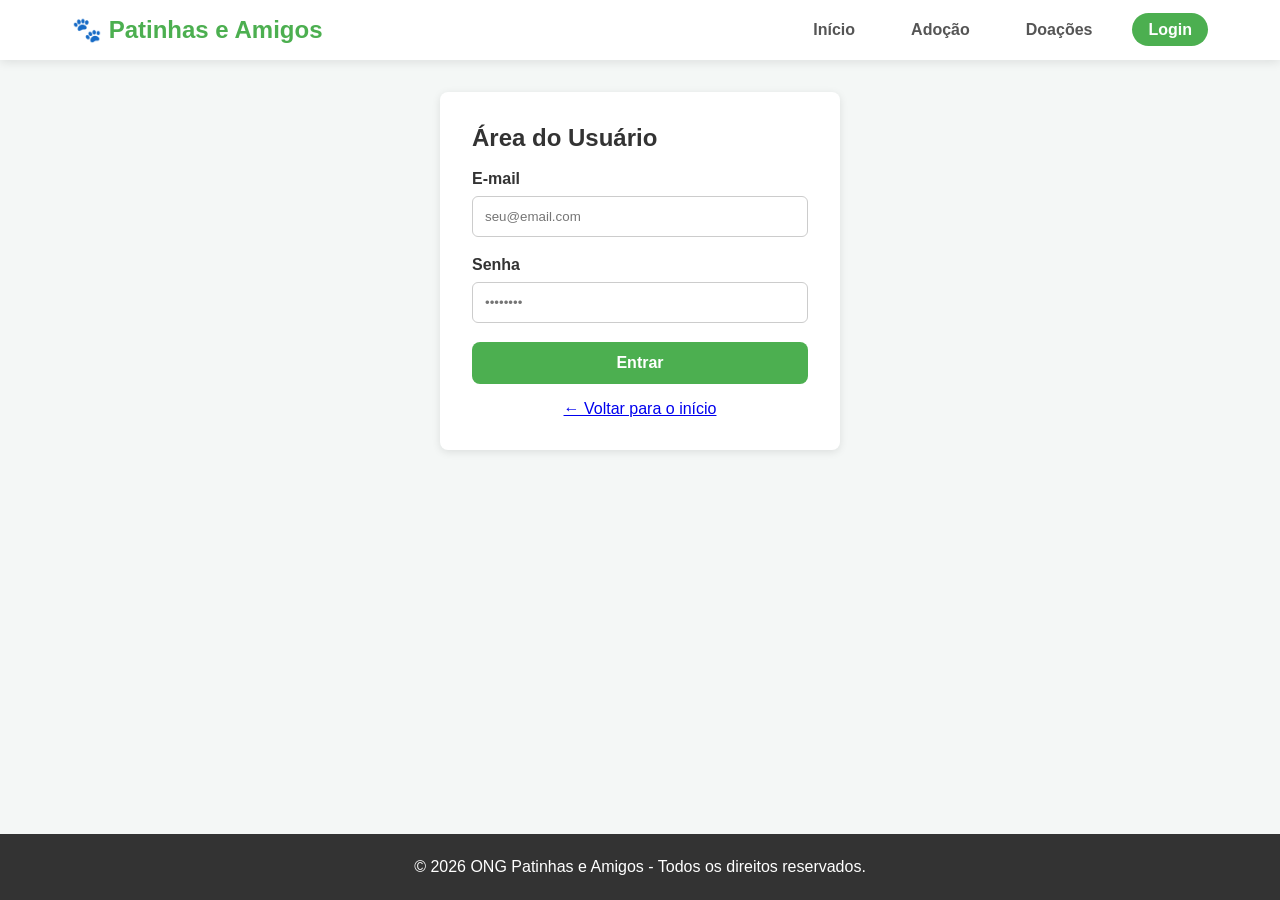
<file: Patinhas_Sistema/funcionarios.html>
```html
<!DOCTYPE html>
<html lang="pt-br">
<head>
    <meta charset="UTF-8">
    <meta name="viewport" content="width=device-width, initial-scale=1.0">
    <title>Funcionários | Patinhas & Amigos</title>
    <link rel="stylesheet" href="style.css">
</head>

<body class="admin-body">

<div class="admin-layout">

    <!-- MENU LATERAL -->
    
<!-- SIDEBAR -->

<aside class="admin-sidebar">

    <div class="admin-brand">

        <div class="admin-brand-icon">
            P
        </div>

        <div>
            <strong>Patinhas & Amigos</strong>
            <small>Área administrativa</small>
        </div>

    </div>

    <div class="admin-menu-title">
        MENU PRINCIPAL
    </div>

    <nav class="admin-menu">

        <a href="dashboard.html" class="admin-menu-link">
            <span>▦</span>
            <span>Dashboard</span>
        </a>

        <a href="gestao-animais.html" class="admin-menu-link">
            <span>🐾</span>
            <span>Animais</span>
        </a>

        <a href="estoque.html" class="admin-menu-link">
            <span>▤</span>
            <span>Estoque</span>
        </a>

        <a href="agenda.html" class="admin-menu-link">
            <span>▣</span>
            <span>Agenda</span>
        </a>

        <a href="funcionarios.html" class="admin-menu-link active">
            <span>♙</span>
            <span>Funcionários</span>
        </a>

        <a href="gestao-adocoes.html" class="admin-menu-link">
            <span>♡</span>
            <span>Adoções</span>
        </a>

        <a href="relatorios.html" class="admin-menu-link">
            <span>▥</span>
            <span>Relatórios</span>
        </a>

    </nav>

    <div class="admin-sidebar-bottom">

        <a href="index.html" class="admin-menu-link">
            <span>←</span>
            <span>Site público</span>
        </a>

        <a href="#" class="admin-menu-link logout"
           onclick="fazerLogout(); return false;">
            <span>↪</span>
            <span>Sair</span>
        </a>

    </div>

</aside>

    <!-- CONTEÚDO PRINCIPAL -->
    <main class="admin-main">

        <header class="admin-topbar">
    <div>
        <div class="admin-breadcrumb">
            Administração / Funcionários
        </div>
    </div>

    <div class="admin-user">
        <div class="admin-user-avatar">A</div>
        <div>
            <strong>Administrador</strong>
            <span>Acesso administrativo</span>
        </div>
    </div>
</header>

       <div class="admin-content">

            <!-- TÍTULO -->
            <div class="admin-page-title funcionarios-title">
                <div>
                    <span class="admin-label">EQUIPE E COLABORADORES</span>
                    <h1 class="admin-page-title">Funcionários</h1>
                    <p>Gerencie os funcionários e voluntários da ONG.</p>
                </div>

                <button class="funcionarios-btn" onclick="abrirCadastroFuncionario()">
                    + Cadastrar funcionário
                </button>
            </div>


            <!-- INDICADORES -->
            <div class="funcionarios-stats">

                <div class="funcionarios-stat">
                    <span>Total de colaboradores</span>
                    <strong>16</strong>
                    <small>Equipe cadastrada</small>
                </div>

                <div class="funcionarios-stat">
                    <span>Ativos</span>
                    <strong>12</strong>
                    <small>Em atividade</small>
                </div>

                <div class="funcionarios-stat">
                    <span>Afastados</span>
                    <strong>1</strong>
                    <small>Temporariamente ausentes</small>
                </div>

                <div class="funcionarios-stat">
                    <span>Voluntários</span>
                    <strong>3</strong>
                    <small>Colaboradores voluntários</small>
                </div>

            </div>


            <!-- FILTROS -->
            <div class="funcionarios-filters">

                <div>
                    <label for="buscaFuncionario">Buscar funcionário</label>
                    <input
                        type="text"
                        id="buscaFuncionario"
                        placeholder="Digite o nome..."
                        oninput="filtrarFuncionarios()">
                </div>

                <div>
                    <label for="cargoFuncionario">Cargo</label>
                    <select id="cargoFuncionario" onchange="filtrarFuncionarios()">
                        <option value="">Todos os cargos</option>
                        <option value="administrador">Administrador</option>
                        <option value="veterinario">Veterinário</option>
                        <option value="cuidador">Cuidador</option>
                        <option value="voluntario">Voluntário</option>
                        <option value="recepcionista">Recepcionista</option>
                    </select>
                </div>

                <div>
                    <label for="statusFuncionario">Situação</label>
                    <select id="statusFuncionario" onchange="filtrarFuncionarios()">
                        <option value="">Todas as situações</option>
                        <option value="ativo">Ativo</option>
                        <option value="afastado">Afastado</option>
                        <option value="voluntario">Voluntário</option>
                    </select>
                </div>

            </div>


            <!-- TABELA -->
            <div class="funcionarios-table-panel">

                <div class="panel-header">
                    <h3>Equipe cadastrada</h3>
                    <span>16 colaboradores registrados</span>
                </div>

                <div class="funcionarios-table-container">

                    <table class="funcionarios-table">

                        <thead>
                            <tr>
                                <th>Funcionário</th>
                                <th>Cargo</th>
                                <th>Contato</th>
                                <th>Data de cadastro</th>
                                <th>Situação</th>
                                <th>Ações</th>
                            </tr>
                        </thead>

                        <tbody id="tabelaFuncionarios">

                            <tr>
                                <td><strong>Mariana Costa</strong></td>
                                <td>Veterinário</td>
                                <td>mariana@email.com</td>
                                <td>10/03/2025</td>
                                <td><span class="funcionario-status funcionario-ativo">Ativo</span></td>
                                <td><button class="funcionario-action" onclick="editarFuncionario()">Editar</button></td>
                            </tr>

                            <tr>
                                <td><strong>Roberto Almeida</strong></td>
                                <td>Cuidador</td>
                                <td>roberto@email.com</td>
                                <td>15/04/2025</td>
                                <td><span class="funcionario-status funcionario-ativo">Ativo</span></td>
                                <td><button class="funcionario-action" onclick="editarFuncionario()">Editar</button></td>
                            </tr>

                            <tr>
                                <td><strong>Camila Ferreira</strong></td>
                                <td>Voluntário</td>
                                <td>camila@email.com</td>
                                <td>20/06/2025</td>
                                <td><span class="funcionario-status funcionario-voluntario">Voluntário</span></td>
                                <td><button class="funcionario-action" onclick="editarFuncionario()">Editar</button></td>
                            </tr>

                            <tr>
                                <td><strong>Lucas Santos</strong></td>
                                <td>Administrador</td>
                                <td>lucas@email.com</td>
                                <td>05/01/2025</td>
                                <td><span class="funcionario-status funcionario-ativo">Ativo</span></td>
                                <td><button class="funcionario-action" onclick="editarFuncionario()">Editar</button></td>
                            </tr>

                            <tr>
                                <td><strong>Fernanda Oliveira</strong></td>
                                <td>Recepcionista</td>
                                <td>fernanda@email.com</td>
                                <td>12/08/2025</td>
                                <td><span class="funcionario-status funcionario-afastado">Afastado</span></td>
                                <td><button class="funcionario-action" onclick="editarFuncionario()">Editar</button></td>
                            </tr>

                        </tbody>

                    </table>

                </div>

            </div>

        </div>


        <!-- RODAPÉ -->
        <footer class="admin-footer">
            © 2026 Patinhas & Amigos — Sistema administrativo
        </footer>

    </div>

</div>

<script src="script.js"></script>
<script>
    verificarLogin();
</script>

</body>
</html>
```
</file>
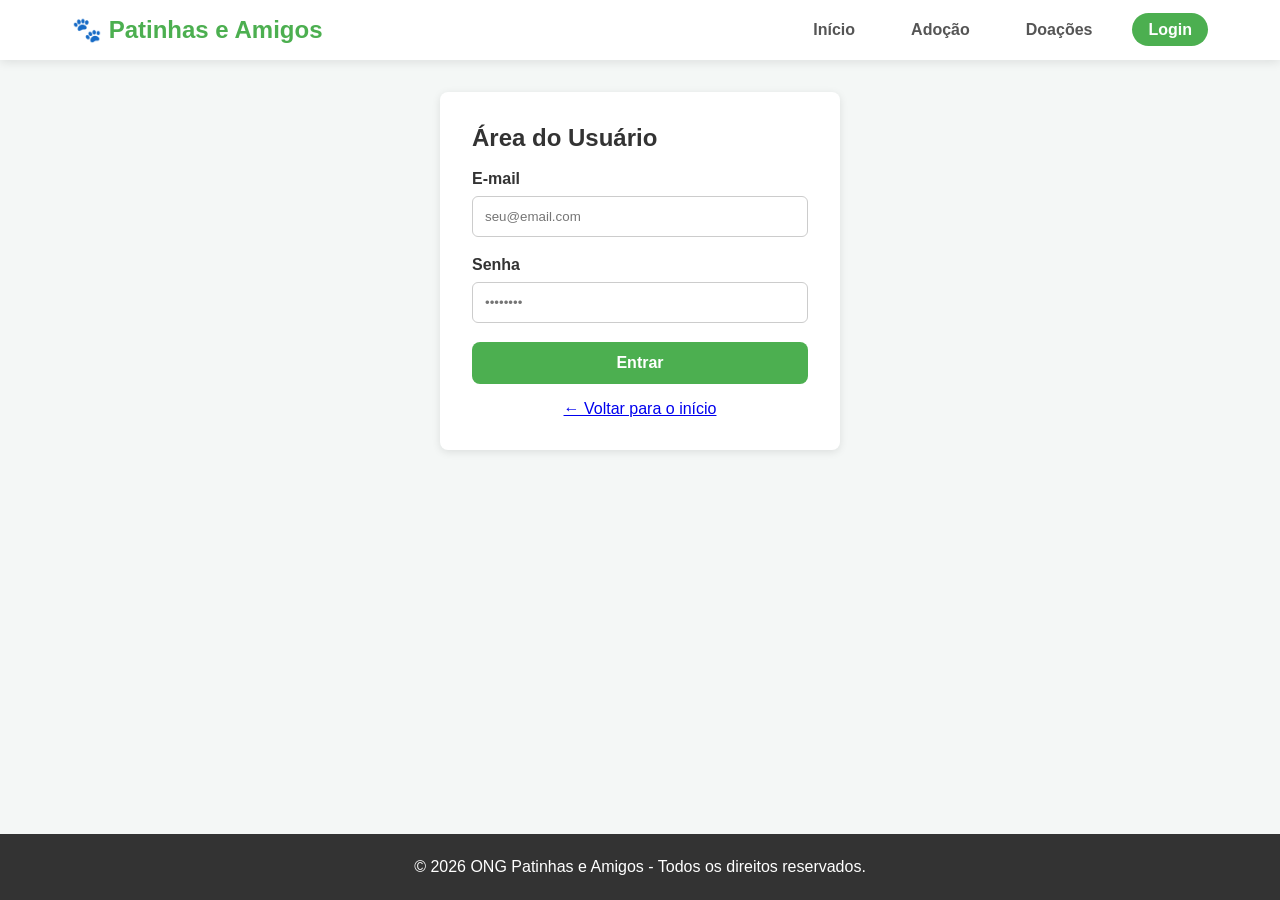
<file: Patinhas_Sistema/gestao-adocoes.html>
<!DOCTYPE html>
<html lang="pt-BR">
<head>
    <meta charset="UTF-8">
    <meta name="viewport" content="width=device-width, initial-scale=1.0">
    <title>Gestão de Adoções | Patinhas & Amigos</title>
    <link rel="stylesheet" href="style.css">

    <style>
        .adocoes-page {
            padding: 2rem;
            width: 100%;
            max-width: 1400px;
            margin: 0 auto;
        }

        .adocoes-header {
            display: flex;
            justify-content: space-between;
            align-items: center;
            margin-bottom: 2rem;
        }

        .adocoes-header h1 {
            margin-bottom: .4rem;
            color: #333;
        }

        .adocoes-header p {
            color: #888;
            font-size: .9rem;
        }

        .adocoes-stats {
            display: grid;
            grid-template-columns: repeat(4, 1fr);
            gap: 1.2rem;
            margin-bottom: 2rem;
        }

        .adocao-stat {
            background: white;
            padding: 1.4rem;
            border-radius: 10px;
            border: 1px solid #e8e8e8;
        }

        .adocao-stat span {
            color: #888;
            font-size: .85rem;
        }

        .adocao-stat strong {
            display: block;
            font-size: 1.8rem;
            margin-top: .5rem;
            color: #333;
        }

        .adocoes-panel {
            background: white;
            border: 1px solid #e8e8e8;
            border-radius: 10px;
            padding: 1.5rem;
        }

        .adocoes-filters {
            display: flex;
            gap: 1rem;
            margin-bottom: 1.5rem;
            flex-wrap: wrap;
        }

        .adocoes-filters input,
        .adocoes-filters select {
            padding: .75rem;
            border: 1px solid #ddd;
            border-radius: 6px;
            font-size: .9rem;
        }

        .adocoes-filters input {
            flex: 1;
            min-width: 200px;
        }

        .adocoes-filters select {
            min-width: 170px;
        }

        .adocoes-table-wrapper {
            overflow-x: auto;
        }

        .adocoes-table {
            width: 100%;
            border-collapse: collapse;
            min-width: 700px;
        }

        .adocoes-table th,
        .adocoes-table td {
            padding: 1rem;
            text-align: left;
            border-bottom: 1px solid #eee;
            font-size: .85rem;
        }

        .adocoes-table th {
            color: #888;
            font-weight: 600;
            background: #fafafa;
        }

        .adocao-status {
            display: inline-block;
            padding: .4rem .7rem;
            border-radius: 20px;
            font-size: .75rem;
            font-weight: 600;
        }

        .status-pendente {
            background: #fff3cd;
            color: #856404;
        }

        .status-aprovada {
            background: #d4edda;
            color: #155724;
        }

        .status-recusada {
            background: #f8d7da;
            color: #721c24;
        }

        .adocao-actions {
            display: flex;
            gap: .5rem;
        }

        .adocao-actions button {
            border: none;
            padding: .5rem .7rem;
            border-radius: 5px;
            cursor: pointer;
            font-size: .75rem;
        }

        .btn-aprovar {
            background: #d4edda;
            color: #155724;
        }

        .btn-recusar {
            background: #f8d7da;
            color: #721c24;
        }

        .btn-detalhes {
            background: #e8eef5;
            color: #34495e;
        }

        .adocoes-empty {
            text-align: center !important;
            color: #888;
            padding: 2rem !important;
        }

        @media (max-width: 900px) {
            .adocoes-stats {
                grid-template-columns: repeat(2, 1fr);
            }
        }

        @media (max-width: 650px) {
            .adocoes-page {
                padding: 1.2rem;
            }

            .adocoes-header {
                align-items: flex-start;
            }

            .adocoes-stats {
                grid-template-columns: 1fr 1fr;
                gap: .7rem;
            }

            .adocao-stat {
                padding: 1rem;
            }

            .adocoes-panel {
                padding: 1rem;
            }
        }
    </style>
</head>

<body class="admin-body">

<div class="admin-layout">

    <!-- SIDEBAR -->

    <aside class="admin-sidebar">

        <div class="admin-brand">
            <div class="admin-brand-icon">P</div>
            <div>
                <strong>Patinhas & Amigos</strong>
                <small>Área administrativa</small>
            </div>
        </div>

        <div class="admin-menu-title">MENU PRINCIPAL</div>

        <nav class="admin-menu">

            <a href="dashboard.html" class="admin-menu-link">
                <span>▦</span><span>Dashboard</span>
            </a>

            <a href="gestao-animais.html" class="admin-menu-link">
                <span>🐾</span><span>Animais</span>
            </a>

            <a href="estoque.html" class="admin-menu-link">
                <span>▤</span><span>Estoque</span>
            </a>

            <a href="agenda.html" class="admin-menu-link">
                <span>▣</span><span>Agenda</span>
            </a>

            <a href="funcionarios.html" class="admin-menu-link">
                <span>♙</span><span>Funcionários</span>
            </a>

            <a href="gestao-adocoes.html" class="admin-menu-link active">
                <span>♡</span><span>Adoções</span>
            </a>

            <a href="relatorios.html" class="admin-menu-link">
                <span>▥</span><span>Relatórios</span>
            </a>

        </nav>

        <div class="admin-sidebar-bottom">

            <a href="index.html" class="admin-menu-link">
                <span>←</span><span>Site público</span>
            </a>

            <a href="#" class="admin-menu-link logout"
               onclick="fazerLogout(); return false;">
                <span>↪</span><span>Sair</span>
            </a>

        </div>

    </aside>

    <!-- CONTEÚDO PRINCIPAL -->

    <main class="admin-main">

        <header class="admin-topbar">
            <div>
                <span class="admin-breadcrumb">
                    Administração / Adoções
                </span>
            </div>

            <div class="admin-user">
                <div class="admin-user-avatar">A</div>
                <div>
                    <strong>Administrador</strong>
                    <small>Acesso administrativo</small>
                </div>
            </div>
        </header>

        <div class="adocoes-page">

            <div class="adocoes-header">
                <div>
                    <h1>Gestão de Adoções</h1>
                    <p>Acompanhe e gerencie as solicitações de adoção.</p>
                </div>
            </div>

            <!-- INDICADORES -->

            <div class="adocoes-stats">

                <div class="adocao-stat">
                    <span>Total de solicitações</span>
                    <strong id="totalAdocoes">5</strong>
                </div>

                <div class="adocao-stat">
                    <span>Pendentes</span>
                    <strong id="pendentesAdocoes">3</strong>
                </div>

                <div class="adocao-stat">
                    <span>Aprovadas</span>
                    <strong id="aprovadasAdocoes">1</strong>
                </div>

                <div class="adocao-stat">
                    <span>Recusadas</span>
                    <strong id="recusadasAdocoes">1</strong>
                </div>

            </div>

            <!-- LISTA DE SOLICITAÇÕES -->

            <div class="adocoes-panel">

                <h2>Solicitações de adoção</h2>

                <div class="adocoes-filters">
                    <input
                        type="text"
                        id="buscaAdocao"
                        placeholder="Buscar por interessado ou animal..."
                    >

                    <select id="filtroStatus">
                        <option value="">Todos os status</option>
                        <option value="Pendente">Pendente</option>
                        <option value="Aprovada">Aprovada</option>
                        <option value="Recusada">Recusada</option>
                    </select>
                </div>

                <div class="adocoes-table-wrapper">

                    <table class="adocoes-table">

                        <thead>
                            <tr>
                                <th>Interessado</th>
                                <th>Animal</th>
                                <th>Data</th>
                                <th>Telefone</th>
                                <th>Status</th>
                                <th>Ações</th>
                            </tr>
                        </thead>

                        <tbody id="listaAdocoes"></tbody>

                    </table>

                </div>

            </div>

        </div>

        <footer class="admin-footer">
            © 2026 Patinhas & Amigos. Todos os direitos reservados.
        </footer>

    </main>

</div>

<script src="script.js"></script>

<script>
    const solicitacoes = [
        {
            id: 1,
            interessado: "Mariana Oliveira",
            animal: "Luna",
            data: "10/10/2026",
            telefone: "(13) 99999-1234",
            status: "Pendente"
        },
        {
            id: 2,
            interessado: "Lucas Ferreira",
            animal: "Thor",
            data: "12/10/2026",
            telefone: "(13) 98888-5678",
            status: "Aprovada"
        },
        {
            id: 3,
            interessado: "Ana Carolina Santos",
            animal: "Mel",
            data: "15/10/2026",
            telefone: "(13) 97777-1234",
            status: "Pendente"
        },
        {
            id: 4,
            interessado: "Pedro Henrique",
            animal: "Bob",
            data: "18/10/2026",
            telefone: "(13) 96666-9876",
            status: "Recusada"
        },
        {
            id: 5,
            interessado: "Juliana Costa",
            animal: "Nina",
            data: "20/10/2026",
            telefone: "(13) 95555-4321",
            status: "Pendente"
        }
    ];

    function atualizarIndicadores() {
        document.getElementById("totalAdocoes").textContent =
            solicitacoes.length;

        document.getElementById("pendentesAdocoes").textContent =
            solicitacoes.filter(a => a.status === "Pendente").length;

        document.getElementById("aprovadasAdocoes").textContent =
            solicitacoes.filter(a => a.status === "Aprovada").length;

        document.getElementById("recusadasAdocoes").textContent =
            solicitacoes.filter(a => a.status === "Recusada").length;
    }

    function mostrarAdocoes() {
        const busca = document.getElementById("buscaAdocao")
            .value.toLowerCase();

        const filtro = document.getElementById("filtroStatus").value;

        const lista = document.getElementById("listaAdocoes");

        lista.innerHTML = "";

        const filtradas = solicitacoes.filter(a => {
            const correspondeBusca =
                a.interessado.toLowerCase().includes(busca) ||
                a.animal.toLowerCase().includes(busca);

            const correspondeStatus =
                filtro === "" || a.status === filtro;

            return correspondeBusca && correspondeStatus;
        });

        if (filtradas.length === 0) {
            lista.innerHTML = `
                <tr>
                    <td colspan="6" class="adocoes-empty">
                        Nenhuma solicitação encontrada.
                    </td>
                </tr>
            `;
            return;
        }

        filtradas.forEach(a => {
            const classeStatus =
                a.status === "Pendente" ? "status-pendente" :
                a.status === "Aprovada" ? "status-aprovada" :
                "status-recusada";

            lista.innerHTML += `
                <tr>
                    <td>${a.interessado}</td>
                    <td>${a.animal}</td>
                    <td>${a.data}</td>
                    <td>${a.telefone}</td>
                    <td>
                        <span class="adocao-status ${classeStatus}">
                            ${a.status}
                        </span>
                    </td>
                    <td>
                        <div class="adocao-actions">
                            <button class="btn-detalhes"
                                onclick="verDetalhes(${a.id})">
                                Ver
                            </button>

                            ${
                                a.status === "Pendente"
                                ? `
                                    <button class="btn-aprovar"
                                        onclick="alterarStatus(${a.id}, 'Aprovada')">
                                        Aprovar
                                    </button>

                                    <button class="btn-recusar"
                                        onclick="alterarStatus(${a.id}, 'Recusada')">
                                        Recusar
                                    </button>
                                `
                                : ""
                            }
                        </div>
                    </td>
                </tr>
            `;
        });
    }

    function alterarStatus(id, novoStatus) {
        const adocao = solicitacoes.find(a => a.id === id);

        if (!adocao) return;

        const confirmar = confirm(
            `Deseja realmente ${novoStatus.toLowerCase()} a solicitação de ${adocao.interessado}?`
        );

        if (!confirmar) return;

        adocao.status = novoStatus;

        atualizarIndicadores();
        mostrarAdocoes();
    }

    function verDetalhes(id) {
        const adocao = solicitacoes.find(a => a.id === id);

        if (!adocao) return;

        alert(
            "Detalhes da solicitação\n\n" +
            "Interessado: " + adocao.interessado + "\n" +
            "Animal: " + adocao.animal + "\n" +
            "Data: " + adocao.data + "\n" +
            "Telefone: " + adocao.telefone + "\n" +
            "Status: " + adocao.status
        );
    }

    document.getElementById("buscaAdocao")
        .addEventListener("input", mostrarAdocoes);

    document.getElementById("filtroStatus")
        .addEventListener("change", mostrarAdocoes);

    atualizarIndicadores();
    mostrarAdocoes();

    if (typeof verificarLogin === "function") {
        verificarLogin();
    }
</script>

</body>
</html>
</file>
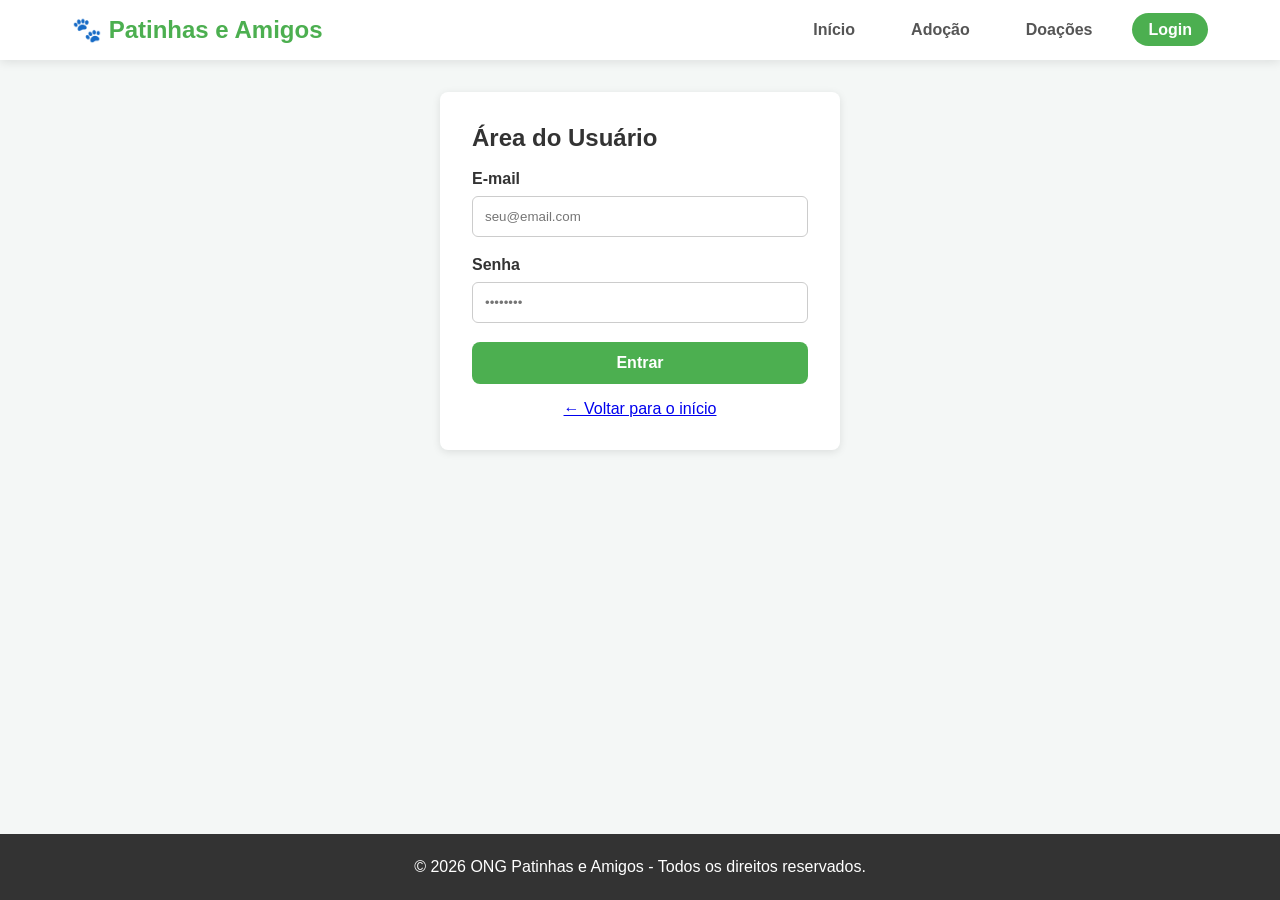
<file: Patinhas_Sistema/gestao-animais.html>
<!DOCTYPE html>
<html lang="pt-BR">
<head>
    <meta charset="UTF-8">
    <meta name="viewport" content="width=device-width, initial-scale=1.0">
    <title>Gestão de Animais - Patinhas & Amigos</title>

    <link rel="stylesheet" href="style.css">

    <style>
        .animais-page {
            width: 100%;
            max-width: 1500px;
            margin: 0 auto;
            padding: 2rem;
        }

        .animais-heading {
            display: flex;
            justify-content: space-between;
            align-items: center;
            gap: 15px;
            margin-bottom: 25px;
            flex-wrap: wrap;
        }

        .animais-heading h1 {
            color: #263b35;
            font-size: 1.8rem;
            margin-bottom: 6px;
        }

        .animais-heading p {
            color: #777;
            font-size: 0.9rem;
        }

        .btn-cadastrar {
            background: #4CAF50;;
            color: white;
            border: none;
            border-radius: 8px;
            padding: 12px 18px;
            cursor: pointer;
            font-size: 0.9rem;
        }

        .btn-cadastrar:hover {
            background: #43a047;
        }

        /* INDICADORES */

        .animais-stats {
            display: grid;
            grid-template-columns: repeat(4, 1fr);
            gap: 18px;
            margin-bottom: 25px;
        }

        .animal-stat {
            background: white;
            border: 1px solid #eee;
            border-radius: 12px;
            padding: 20px;
            box-shadow: 0 2px 8px rgba(0,0,0,0.03);
        }

        .animal-stat span {
            color: #777;
            font-size: 0.9rem;
        }

        .animal-stat strong {
            display: block;
            color: #263b35;
            font-size: 2rem;
            margin-top: 12px;
        }

        /* PAINEL E FILTROS */

        .animais-panel {
            background: white;
            border: 1px solid #eee;
            border-radius: 12px;
            padding: 22px;
            box-shadow: 0 2px 8px rgba(0,0,0,0.03);
        }

        .animais-panel h2 {
            color: #263b35;
            font-size: 1.1rem;
            margin-bottom: 18px;
        }

        .animais-filtros {
            display: flex;
            gap: 12px;
            margin-bottom: 20px;
            flex-wrap: wrap;
        }

        .animais-filtros input,
        .animais-filtros select {
            padding: 11px 13px;
            border: 1px solid #ddd;
            border-radius: 8px;
            background: white;
            color: #444;
            font-size: 0.9rem;
        }

        .animais-filtros input {
            flex: 1;
            min-width: 200px;
        }

        .animais-filtros select {
            min-width: 160px;
        }

        /* TABELA */

        .animais-table-container {
            overflow-x: auto;
        }

        .animais-table {
            width: 100%;
            border-collapse: collapse;
            min-width: 700px;
        }

        .animais-table th {
            background: #f8f9f8;
            color: #777;
            text-align: left;
            padding: 14px 12px;
            font-size: 0.8rem;
            font-weight: 600;
        }

        .animais-table td {
            padding: 16px 12px;
            border-bottom: 1px solid #eee;
            color: #555;
            font-size: 0.9rem;
        }

        .animais-table tr:last-child td {
            border-bottom: none;
        }

        .animal-nome {
            color: #263b35;
            font-weight: 600;
        }

        .animal-status {
            display: inline-block;
            padding: 6px 10px;
            border-radius: 20px;
            font-size: 0.75rem;
            font-weight: 600;
        }

        .status-disponivel {
            background: #e8f4e9;
            color: #36754a;
        }

        .status-processo {
            background: #fff3df;
            color: #a56c1e;
        }

        .status-adotado {
            background: #e8eff9;
            color: #496b9a;
        }

        .animal-acoes {
            display: flex;
            gap: 7px;
            flex-wrap: wrap;
        }

        .animal-acoes button {
            border: none;
            border-radius: 6px;
            padding: 7px 10px;
            cursor: pointer;
            font-size: 0.8rem;
        }

        .btn-ver {
            background: #edf1f5;
            color: #53677c;
        }

        .btn-editar {
            background: #e8f2ed;
            color: #477d68;
        }

        .sem-resultados {
            text-align: center;
            color: #999;
            padding: 25px;
        }

        /* MODAL */

        .animal-modal {
            display: none;
            position: fixed;
            inset: 0;
            background: rgba(0,0,0,0.5);
            z-index: 1000;
            align-items: center;
            justify-content: center;
            padding: 20px;
        }

        .animal-modal.aberto {
            display: flex;
        }

        .animal-modal-content {
            background: white;
            width: 100%;
            max-width: 550px;
            max-height: 90vh;
            overflow-y: auto;
            border-radius: 12px;
            padding: 25px;
        }

        .modal-heading {
            display: flex;
            justify-content: space-between;
            align-items: center;
            margin-bottom: 22px;
        }

        .modal-heading h2 {
            color: #263b35;
            font-size: 1.25rem;
        }

        .btn-fechar {
            background: none;
            border: none;
            font-size: 1.6rem;
            color: #777;
            cursor: pointer;
        }

        .animal-form {
            display: grid;
            grid-template-columns: 1fr 1fr;
            gap: 15px;
        }

        .form-grupo {
            display: flex;
            flex-direction: column;
            gap: 7px;
        }

        .form-grupo.completo {
            grid-column: 1 / -1;
        }

        .form-grupo label {
            color: #555;
            font-size: 0.85rem;
            font-weight: 600;
        }

        .form-grupo input,
        .form-grupo select,
        .form-grupo textarea {
            width: 100%;
            padding: 11px;
            border: 1px solid #ddd;
            border-radius: 7px;
            font-size: 0.9rem;
            font-family: inherit;
        }

        .form-grupo textarea {
            resize: vertical;
            min-height: 80px;
        }

        .modal-acoes {
            display: flex;
            justify-content: flex-end;
            gap: 10px;
            margin-top: 22px;
        }

        .modal-acoes button {
            padding: 10px 16px;
            border-radius: 7px;
            border: none;
            cursor: pointer;
        }

        .btn-cancelar {
            background: #eee;
            color: #555;
        }

        .btn-salvar {
            background: #4CAF50;
            color: white;
        }

        .animal-detalhe {
            display: grid;
            grid-template-columns: 1fr 1fr;
            gap: 18px;
        }

        .detalhe-item span {
            display: block;
            color: #999;
            font-size: 0.8rem;
            margin-bottom: 5px;
        }

        .detalhe-item strong {
            color: #263b35;
            font-size: 0.95rem;
        }

        @media (max-width: 1000px) {
            .animais-stats {
                grid-template-columns: repeat(2, 1fr);
            }
        }

        @media (max-width: 600px) {
            .animais-page {
                padding: 1rem;
            }

            .animais-stats {
                grid-template-columns: 1fr;
            }

            .animal-form {
                grid-template-columns: 1fr;
            }

            .form-grupo.completo {
                grid-column: auto;
            }

            .animal-detalhe {
                grid-template-columns: 1fr;
            }
        }
    </style>
</head>

<body class="admin-body">

<div class="admin-layout">

    <!-- SIDEBAR -->

    <aside class="admin-sidebar">

        <div class="admin-brand">

            <div class="admin-brand-icon">
                P
            </div>

            <div>
                <strong>Patinhas & Amigos</strong>
                <small>Área administrativa</small>
            </div>

        </div>

        <div class="admin-menu-title">
            MENU PRINCIPAL
        </div>

        <nav class="admin-menu">

            <a href="dashboard.html" class="admin-menu-link">
                <span>▦</span>
                <span>Dashboard</span>
            </a>

            <a href="gestao-animais.html" class="admin-menu-link active">
                <span>🐾</span>
                <span>Animais</span>
            </a>

            <a href="estoque.html" class="admin-menu-link">
                <span>▤</span>
                <span>Estoque</span>
            </a>

            <a href="agenda.html" class="admin-menu-link">
                <span>▣</span>
                <span>Agenda</span>
            </a>

            <a href="funcionarios.html" class="admin-menu-link">
                <span>♙</span>
                <span>Funcionários</span>
            </a>

            <a href="gestao-adocoes.html" class="admin-menu-link">
                <span>♡</span>
                <span>Adoções</span>
            </a>

            <a href="relatorios.html" class="admin-menu-link">
                <span>▥</span>
                <span>Relatórios</span>
            </a>

        </nav>

        <div class="admin-sidebar-bottom">

            <a href="index.html" class="admin-menu-link">
                <span>←</span>
                <span>Site público</span>
            </a>

            <a href="#" class="admin-menu-link logout"
               onclick="fazerLogout(); return false;">
                <span>↪</span>
                <span>Sair</span>
            </a>

        </div>

    </aside>

    <!-- CONTEÚDO PRINCIPAL -->

    <main class="admin-main">

        <header class="admin-topbar">

            <div>
                <div class="admin-breadcrumb">
                    Administração / Animais
                </div>
            </div>

            <div class="admin-user">
                <div>
                    <strong>Administrador</strong>
                    <span>Acesso administrativo</span>
                </div>
            </div>

        </header>

        <section class="animais-page">

            <div class="animais-heading">

                <div>
                    <h1>Gestão de Animais</h1>
                    <p>Cadastre e acompanhe os animais da ONG.</p>
                </div>

                <button class="btn-cadastrar" onclick="abrirCadastro()">
                    + Cadastrar animal
                </button>

            </div>

            <!-- INDICADORES -->

            <div class="animais-stats">

                <div class="animal-stat">
                    <span>Total de animais</span>
                    <strong id="totalAnimais">0</strong>
                </div>

                <div class="animal-stat">
                    <span>Disponíveis</span>
                    <strong id="totalDisponiveis">0</strong>
                </div>

                <div class="animal-stat">
                    <span>Em processo</span>
                    <strong id="totalProcesso">0</strong>
                </div>

                <div class="animal-stat">
                    <span>Adotados</span>
                    <strong id="totalAdotados">0</strong>
                </div>

            </div>

            <!-- LISTAGEM -->

            <div class="animais-panel">

                <h2>Animais cadastrados</h2>

                <div class="animais-filtros">

                    <input
                        type="text"
                        id="buscaAnimal"
                        placeholder="Buscar animal pelo nome..."
                    >

                    <select id="filtroTipo">
                        <option value="">Todos os tipos</option>
                        <option value="Cão">Cão</option>
                        <option value="Gato">Gato</option>
                    </select>

                    <select id="filtroStatus">
                        <option value="">Todas as situações</option>
                        <option value="Disponível">Disponível</option>
                        <option value="Em processo">Em processo</option>
                        <option value="Adotado">Adotado</option>
                    </select>

                </div>

                <div class="animais-table-container">

                    <table class="animais-table">

                        <thead>
                            <tr>
                                <th>Nome</th>
                                <th>Tipo</th>
                                <th>Idade</th>
                                <th>Porte</th>
                                <th>Situação</th>
                                <th>Ações</th>
                            </tr>
                        </thead>

                        <tbody id="listaAnimais"></tbody>

                    </table>

                </div>

            </div>

        </section>

        <footer class="admin-footer">
            <p>© 2026 Patinhas & Amigos. Todos os direitos reservados.</p>
        </footer>

    </main>

</div>

<!-- MODAL DE CADASTRO / EDIÇÃO / VISUALIZAÇÃO -->

<div class="animal-modal" id="modalAnimal">

    <div class="animal-modal-content">

        <div class="modal-heading">
            <h2 id="tituloModal">Cadastrar animal</h2>

            <button class="btn-fechar" onclick="fecharModal()">
                &times;
            </button>
        </div>

        <form id="formAnimal" onsubmit="salvarAnimal(event)">

            <div class="animal-form">

                <div class="form-grupo">
                    <label for="nomeAnimal">Nome</label>
                    <input type="text" id="nomeAnimal" required>
                </div>

                <div class="form-grupo">
                    <label for="tipoAnimal">Tipo</label>
                    <select id="tipoAnimal" required>
                        <option value="">Selecione</option>
                        <option value="Cão">Cão</option>
                        <option value="Gato">Gato</option>
                    </select>
                </div>

                <div class="form-grupo">
                    <label for="idadeAnimal">Idade</label>
                    <input type="text" id="idadeAnimal" placeholder="Ex.: 2 anos" required>
                </div>

                <div class="form-grupo">
                    <label for="porteAnimal">Porte</label>
                    <select id="porteAnimal" required>
                        <option value="">Selecione</option>
                        <option value="Pequeno">Pequeno</option>
                        <option value="Médio">Médio</option>
                        <option value="Grande">Grande</option>
                    </select>
                </div>

                <div class="form-grupo completo">
                    <label for="statusAnimal">Situação</label>
                    <select id="statusAnimal" required>
                        <option value="Disponível">Disponível</option>
                        <option value="Em processo">Em processo</option>
                        <option value="Adotado">Adotado</option>
                    </select>
                </div>

                <div class="form-grupo completo">
                    <label for="descricaoAnimal">Descrição</label>
                    <textarea id="descricaoAnimal"
                        placeholder="Informações adicionais sobre o animal..."></textarea>
                </div>

            </div>

            <div class="modal-acoes" id="acoesFormulario">

                <button type="button" class="btn-cancelar" onclick="fecharModal()">
                    Cancelar
                </button>

                <button type="submit" class="btn-salvar">
                    Salvar animal
                </button>

            </div>

        </form>

        <div id="detalhesAnimal" style="display:none"></div>

    </div>

</div>

<script src="script.js"></script>

<script>

    // Animais demonstrativos

    let animais = [
        {
            id: 1,
            nome: "Thor",
            tipo: "Cão",
            idade: "2 anos",
            porte: "Médio",
            status: "Disponível",
            descricao: "Animal aguardando uma família."
        },
        {
            id: 2,
            nome: "Luna",
            tipo: "Gato",
            idade: "1 ano",
            porte: "Pequeno",
            status: "Disponível",
            descricao: "Gatinha disponível para adoção."
        },
        {
            id: 3,
            nome: "Mel",
            tipo: "Cão",
            idade: "3 anos",
            porte: "Pequeno",
            status: "Em processo",
            descricao: "Possui uma solicitação de adoção em andamento."
        },
        {
            id: 4,
            nome: "Max",
            tipo: "Cão",
            idade: "4 anos",
            porte: "Grande",
            status: "Adotado",
            descricao: "Animal já adotado."
        }
    ];

    let idEditando = null;
    let modoVisualizacao = false;

    // Atualizar indicadores

    function atualizarIndicadores() {

        document.getElementById("totalAnimais").textContent = animais.length;

        let disponiveis = 0;
        let emProcesso = 0;
        let adotados = 0;

        for (let i = 0; i < animais.length; i++) {

            if (animais[i].status === "Disponível") {
                disponiveis++;
            }

            if (animais[i].status === "Em processo") {
                emProcesso++;
            }

            if (animais[i].status === "Adotado") {
                adotados++;
            }
        }

        document.getElementById("totalDisponiveis").textContent = disponiveis;
        document.getElementById("totalProcesso").textContent = emProcesso;
        document.getElementById("totalAdotados").textContent = adotados;
    }

    // Mostrar animais na tabela

    function mostrarAnimais() {

        const lista = document.getElementById("listaAnimais");

        const busca = document.getElementById("buscaAnimal").value.toLowerCase();
        const tipo = document.getElementById("filtroTipo").value;
        const status = document.getElementById("filtroStatus").value;

        lista.innerHTML = "";

        let encontrados = 0;

        for (let i = 0; i < animais.length; i++) {

            const animal = animais[i];

            if (!animal.nome.toLowerCase().includes(busca)) {
                continue;
            }

            if (tipo !== "" && animal.tipo !== tipo) {
                continue;
            }

            if (status !== "" && animal.status !== status) {
                continue;
            }

            let classeStatus = "";

            if (animal.status === "Disponível") {
                classeStatus = "status-disponivel";
            } else if (animal.status === "Em processo") {
                classeStatus = "status-processo";
            } else {
                classeStatus = "status-adotado";
            }

            lista.innerHTML += `
                <tr>
                    <td class="animal-nome">${animal.nome}</td>
                    <td>${animal.tipo}</td>
                    <td>${animal.idade}</td>
                    <td>${animal.porte}</td>
                    <td>
                        <span class="animal-status ${classeStatus}">
                            ${animal.status}
                        </span>
                    </td>
                    <td>
                        <div class="animal-acoes">
                            <button class="btn-ver" onclick="verAnimal(${animal.id})">
                                Ver
                            </button>

                            <button class="btn-editar" onclick="editarAnimal(${animal.id})">
                                Editar
                            </button>
                        </div>
                    </td>
                </tr>
            `;

            encontrados++;
        }

        if (encontrados === 0) {
            lista.innerHTML = `
                <tr>
                    <td colspan="6" class="sem-resultados">
                        Nenhum animal encontrado.
                    </td>
                </tr>
            `;
        }
    }

    // Abrir cadastro

    function abrirCadastro() {

        idEditando = null;
        modoVisualizacao = false;

        document.getElementById("formAnimal").reset();
        document.getElementById("tituloModal").textContent = "Cadastrar animal";

        document.getElementById("formAnimal").style.display = "block";
        document.getElementById("detalhesAnimal").style.display = "none";
        document.getElementById("acoesFormulario").style.display = "flex";

        document.getElementById("modalAnimal").classList.add("aberto");
    }

    // Editar animal

    function editarAnimal(id) {

        const animal = animais.find(item => item.id === id);

        if (!animal) return;

        idEditando = id;
        modoVisualizacao = false;

        document.getElementById("tituloModal").textContent = "Editar animal";

        document.getElementById("nomeAnimal").value = animal.nome;
        document.getElementById("tipoAnimal").value = animal.tipo;
        document.getElementById("idadeAnimal").value = animal.idade;
        document.getElementById("porteAnimal").value = animal.porte;
        document.getElementById("statusAnimal").value = animal.status;
        document.getElementById("descricaoAnimal").value = animal.descricao;

        document.getElementById("formAnimal").style.display = "block";
        document.getElementById("detalhesAnimal").style.display = "none";
        document.getElementById("acoesFormulario").style.display = "flex";

        document.getElementById("modalAnimal").classList.add("aberto");
    }

    // Visualizar detalhes

    function verAnimal(id) {

        const animal = animais.find(item => item.id === id);

        if (!animal) return;

        document.getElementById("tituloModal").textContent = "Detalhes do animal";

        document.getElementById("formAnimal").style.display = "none";
        document.getElementById("acoesFormulario").style.display = "none";

        const detalhes = document.getElementById("detalhesAnimal");

        detalhes.style.display = "block";

        detalhes.innerHTML = `
            <div class="animal-detalhe">

                <div class="detalhe-item">
                    <span>Nome</span>
                    <strong>${animal.nome}</strong>
                </div>

                <div class="detalhe-item">
                    <span>Tipo</span>
                    <strong>${animal.tipo}</strong>
                </div>

                <div class="detalhe-item">
                    <span>Idade</span>
                    <strong>${animal.idade}</strong>
                </div>

                <div class="detalhe-item">
                    <span>Porte</span>
                    <strong>${animal.porte}</strong>
                </div>

                <div class="detalhe-item">
                    <span>Situação</span>
                    <strong>${animal.status}</strong>
                </div>

                <div class="detalhe-item">
                    <span>Descrição</span>
                    <strong>${animal.descricao || "Sem descrição."}</strong>
                </div>

            </div>
        `;

        document.getElementById("modalAnimal").classList.add("aberto");
    }

    // Salvar cadastro ou edição

    function salvarAnimal(event) {

        event.preventDefault();

        const nome = document.getElementById("nomeAnimal").value.trim();

        if (nome === "") {
            alert("Informe o nome do animal.");
            return;
        }

        const novoAnimal = {
            nome: nome,
            tipo: document.getElementById("tipoAnimal").value,
            idade: document.getElementById("idadeAnimal").value,
            porte: document.getElementById("porteAnimal").value,
            status: document.getElementById("statusAnimal").value,
            descricao: document.getElementById("descricaoAnimal").value
        };

        if (idEditando !== null) {

            const animal = animais.find(item => item.id === idEditando);

            animal.nome = novoAnimal.nome;
            animal.tipo = novoAnimal.tipo;
            animal.idade = novoAnimal.idade;
            animal.porte = novoAnimal.porte;
            animal.status = novoAnimal.status;
            animal.descricao = novoAnimal.descricao;

            alert("Animal atualizado com sucesso!");

        } else {

            novoAnimal.id = animais.length > 0
                ? Math.max(...animais.map(item => item.id)) + 1
                : 1;

            animais.push(novoAnimal);

            alert("Animal cadastrado com sucesso!");
        }

        fecharModal();
        atualizarIndicadores();
        mostrarAnimais();
    }

    // Fechar modal

    function fecharModal() {

        document.getElementById("modalAnimal").classList.remove("aberto");

    }

    // Filtros

    document.getElementById("buscaAnimal").addEventListener("input", mostrarAnimais);
    document.getElementById("filtroTipo").addEventListener("change", mostrarAnimais);
    document.getElementById("filtroStatus").addEventListener("change", mostrarAnimais);

    // Fechar ao clicar fora da janela

    document.getElementById("modalAnimal").addEventListener("click", function(event) {

        if (event.target === this) {
            fecharModal();
        }

    });

    // Inicialização

    atualizarIndicadores();
    mostrarAnimais();

    if (typeof verificarLogin === "function") {
        verificarLogin();
    }

</script>

</body>
</html>
</file>
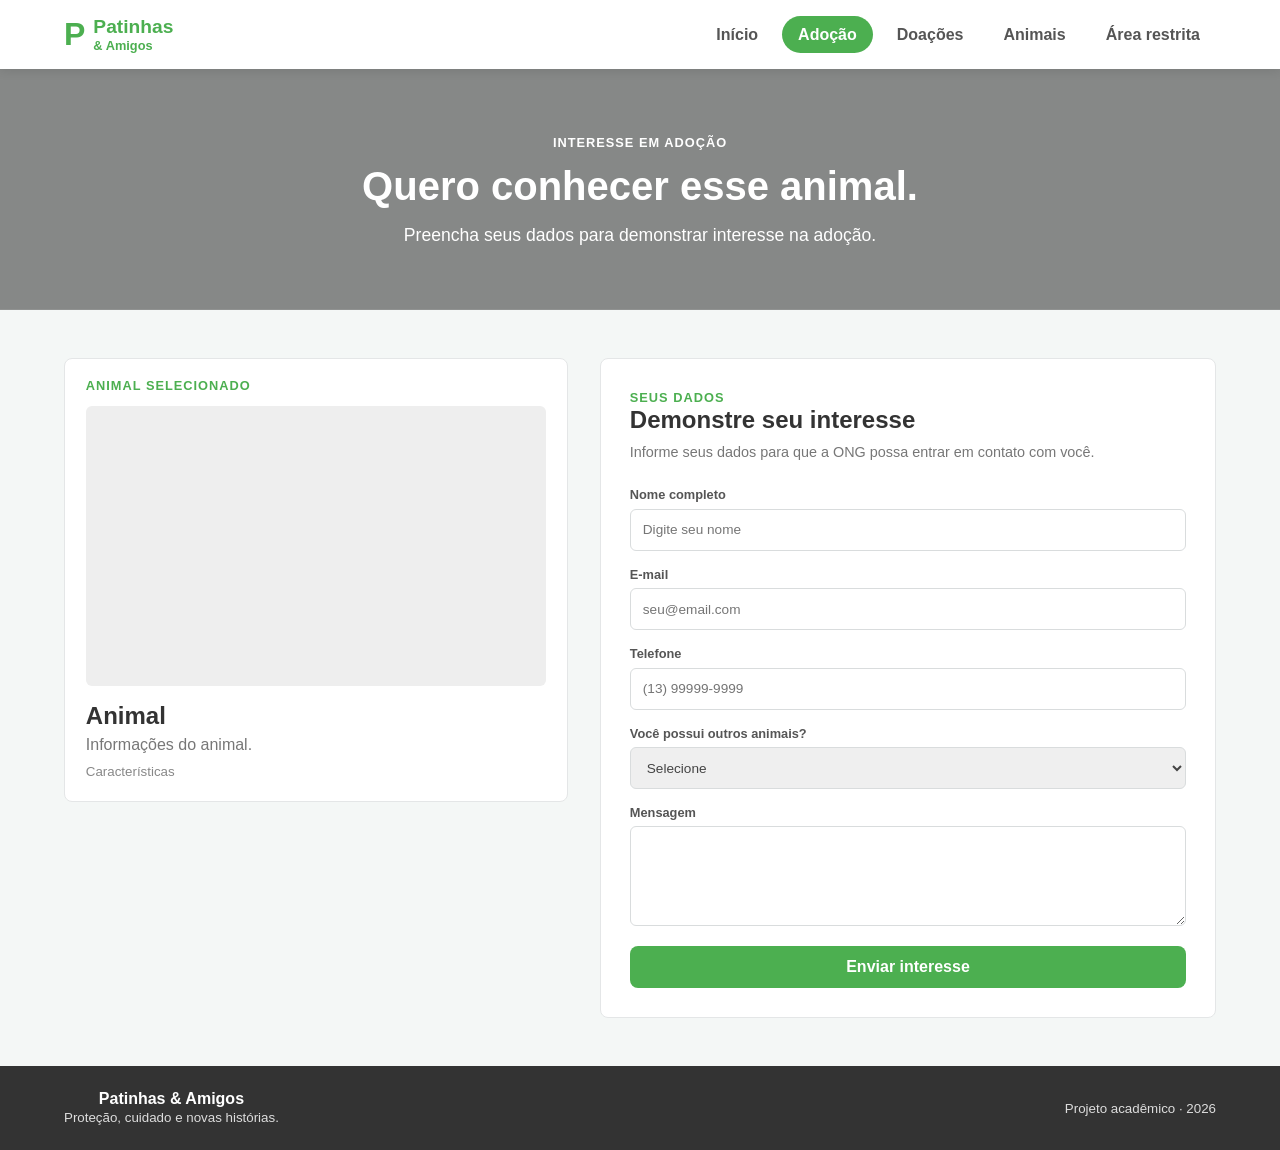
<file: Patinhas_Sistema/interesse.html>
<!DOCTYPE html>
<html lang="pt-BR">

<head>

    <meta charset="UTF-8">
    <meta name="viewport" content="width=device-width, initial-scale=1.0">

    <title>Patinhas & Amigos | Interesse em Adoção</title>

    <link rel="stylesheet" href="style.css">
    <script src="script.js" defer></script>

</head>

<body>

<header class="public-header">

    <div class="container nav">

        <a class="brand" href="index.html">

            <b>P</b>

            <span>
                Patinhas
                <small>& Amigos</small>
            </span>

        </a>

        <nav class="nav-links">

            <a href="index.html">Início</a>
            <a class="active" href="adocao.html">Adoção</a>
            <a href="doacao.html">Doações</a>
            <a href="animais.html">Animais</a>
            <a href="login.html">Área restrita</a>

        </nav>

    </div>

</header>


<section class="page-hero">

    <div class="container">

        <span class="eyebrow">
            INTERESSE EM ADOÇÃO
        </span>

        <h1>
            Quero conhecer esse animal.
        </h1>

        <p>
            Preencha seus dados para demonstrar interesse
            na adoção.
        </p>

    </div>

</section>


<section class="section">

    <div class="container interesse-grid">


        <!-- ANIMAL -->

        <div class="interesse-animal">

            <span class="eyebrow">
                ANIMAL SELECIONADO
            </span>

            <div class="interesse-animal-card">

                <div
                    id="interesseImagem"
                    class="interesse-animal-img">
                </div>

                <div class="interesse-animal-info">

                    <h2 id="interesseNome">
                        Animal
                    </h2>

                    <p id="interesseDescricao">
                        Informações do animal.
                    </p>

                    <small id="interesseCaracteristicas">
                        Características
                    </small>

                </div>

            </div>

        </div>


        <!-- FORMULÁRIO -->

        <div class="interesse-form-card">

            <span class="eyebrow">
                SEUS DADOS
            </span>

            <h2>
                Demonstre seu interesse
            </h2>

            <p>
                Informe seus dados para que a ONG possa
                entrar em contato com você.
            </p>


            <form onsubmit="enviarInteresse(event)">

                <div class="interesse-form-group">

                    <label for="nomeInteresse">
                        Nome completo
                    </label>

                    <input
                        type="text"
                        id="nomeInteresse"
                        placeholder="Digite seu nome"
                        required>

                </div>


                <div class="interesse-form-group">

                    <label for="emailInteresse">
                        E-mail
                    </label>

                    <input
                        type="email"
                        id="emailInteresse"
                        placeholder="seu@email.com"
                        required>

                </div>


                <div class="interesse-form-group">

                    <label for="telefoneInteresse">
                        Telefone
                    </label>

                    <input
                        type="tel"
                        id="telefoneInteresse"
                        placeholder="(13) 99999-9999"
                        required>

                </div>


                <div class="interesse-form-group">

                    <label for="outrosAnimais">
                        Você possui outros animais?
                    </label>

                    <select id="outrosAnimais" required>

                        <option value="">
                            Selecione
                        </option>

                        <option value="sim">
                            Sim
                        </option>

                        <option value="nao">
                            Não
                        </option>

                    </select>

                </div>


                <div class="interesse-form-group">

                    <label for="mensagemInteresse">
                        Mensagem
                    </label>

                    <textarea
                        id="mensagemInteresse"
                        rows="4"
                        placeholder="Conte um pouco sobre o interesse na adoção...">
                    </textarea>

                </div>


                <button
                    type="submit"
                    class="btn primary full">

                    Enviar interesse

                </button>

            </form>

        </div>

    </div>

</section>


<footer class="footer">

    <div class="container">

        <div>

            <b>Patinhas & Amigos</b>

            <br>

            <small>
                Proteção, cuidado e novas histórias.
            </small>

        </div>

        <small>
            Projeto acadêmico · 2026
        </small>

    </div>

</footer>


<script>

    carregarAnimalInteresse();

</script>

</body>

</html>
</file>
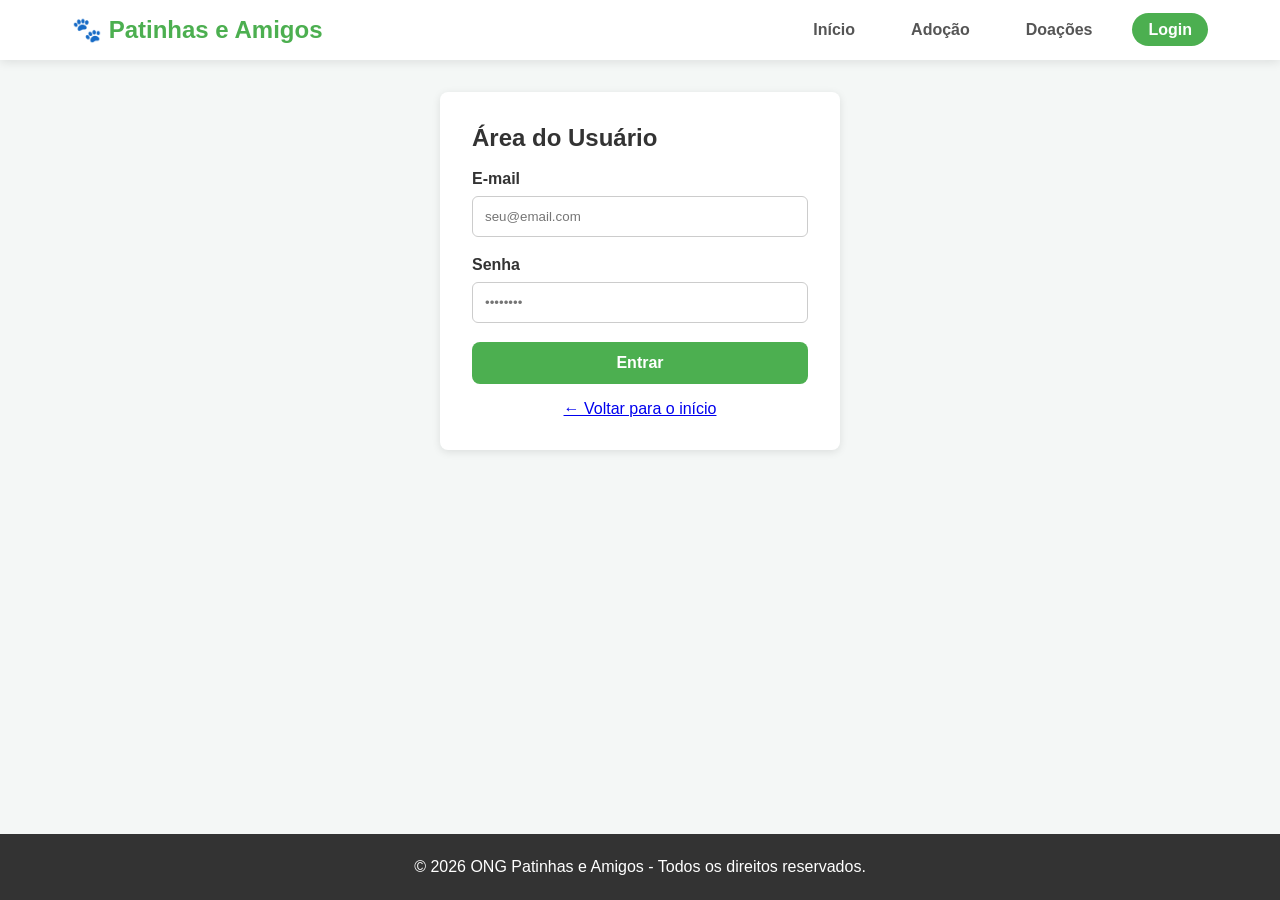
<file: Patinhas_Sistema/login.html>
<!DOCTYPE html>
<html lang="pt-BR">

<head>

    <meta charset="UTF-8">

    <meta name="viewport" content="width=device-width, initial-scale=1.0">

    <title>Patinhas e Amigos - Login</title>

    <link rel="stylesheet" href="style.css">

    <script src="script.js" defer></script>

</head>


<body>


    <!-- CABEÇALHO -->

    <header>

        <div class="nav-container">

            <a href="index.html" class="logo">
                🐾 Patinhas e Amigos
            </a>


            <ul class="nav-links">

                <li>
                    <a href="index.html" class="nav-link">
                        Início
                    </a>
                </li>

                <li>
                    <a href="adocao.html" class="nav-link">
                        Adoção
                    </a>
                </li>

                <li>
                    <a href="doacao.html" class="nav-link">
                        Doações
                    </a>
                </li>

                <li>
                    <a href="login.html" class="nav-link active">
                        Login
                    </a>
                </li>

            </ul>

        </div>

    </header>



    <!-- LOGIN -->

    <main>


        <div class="login-container">

            <h2>
                Área do Usuário
            </h2>

            <br>


            <form onsubmit="fazerLogin(event)">


                <div class="form-group">

                    <label for="email">
                        E-mail
                    </label>

                    <input
                        type="email"
                        id="email"
                        placeholder="seu@email.com"
                        required
                    >

                </div>



                <div class="form-group">

                    <label for="password">
                        Senha
                    </label>

                    <input
                        type="password"
                        id="password"
                        placeholder="••••••••"
                        required
                    >

                </div>



                <button
                    type="submit"
                    class="btn"
                    style="width: 100%;"
                >
                    Entrar
                </button>


            </form>


            <p style="margin-top: 1rem; text-align: center;">

                <a href="index.html">
                    ← Voltar para o início
                </a>

            </p>


        </div>


    </main>



    <!-- RODAPÉ -->

    <footer>

        <p>
            &copy; 2026 ONG Patinhas e Amigos -
            Todos os direitos reservados.
        </p>

    </footer>


</body>

</html>
</file>
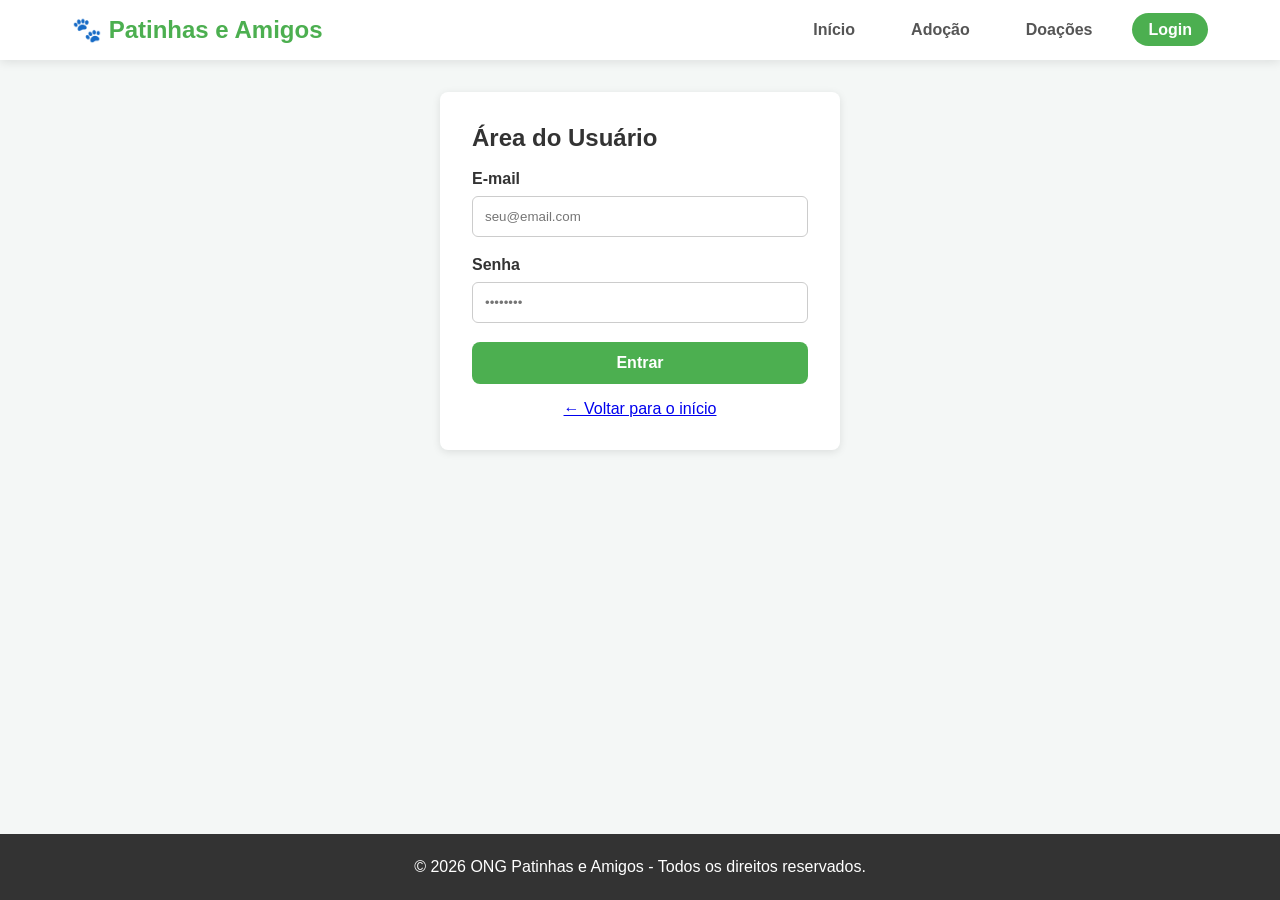
<file: Patinhas_Sistema/relatorios.html>
<!DOCTYPE html>
<html lang="pt-BR">
<head>
    <meta charset="UTF-8">
    <meta name="viewport" content="width=device-width, initial-scale=1.0">
    <title>Relatórios - Patinhas & Amigos</title>

    <link rel="stylesheet" href="style.css">

    <style>
        .relatorios-page {
            padding: 2rem;
            max-width: 1500px;
            margin: 0 auto;
            width: 100%;
        }

        .relatorios-heading {
            display: flex;
            justify-content: space-between;
            align-items: center;
            gap: 20px;
            margin-bottom: 25px;
            flex-wrap: wrap;
        }

        .relatorios-heading h1 {
            font-size: 1.8rem;
            color: #263b35;
            margin-bottom: 6px;
        }

        .relatorios-heading p {
            color: #777;
            font-size: 0.95rem;
        }

        .relatorios-actions {
            display: flex;
            align-items: center;
            gap: 10px;
        }

        .relatorios-actions select {
            padding: 10px 14px;
            border: 1px solid #ddd;
            border-radius: 8px;
            background: white;
            color: #444;
            font-size: 0.9rem;
        }

        .btn-imprimir {
            border: none;
            border-radius: 8px;
            padding: 11px 16px;
            background: #4CAF50;
            color: white;
            cursor: pointer;
            font-size: 0.9rem;
            transition: 0.2s;
        }

        .btn-imprimir:hover {
            background: #43a047;
        }

        .relatorios-stats {
            display: grid;
            grid-template-columns: repeat(4, 1fr);
            gap: 18px;
            margin-bottom: 25px;
        }

        .relatorio-stat {
            background: white;
            border: 1px solid #eee;
            border-radius: 12px;
            padding: 22px;
            box-shadow: 0 2px 8px rgba(0,0,0,0.03);
        }

        .stat-top {
            display: flex;
            justify-content: space-between;
            align-items: center;
            margin-bottom: 15px;
        }

        .stat-label {
            color: #777;
            font-size: 0.9rem;
        }

        .stat-icon {
            width: 38px;
            height: 38px;
            border-radius: 10px;
            display: flex;
            align-items: center;
            justify-content: center;
            font-size: 1.2rem;
        }

        .icon-animais {
            background: #e8f2ed;
        }

        .icon-disponiveis {
            background: #e8eff9;
        }

        .icon-aprovadas {
            background: #e8f4e9;
        }

        .icon-pendentes {
            background: #fff3df;
        }

        .stat-number {
            font-size: 2rem;
            font-weight: 700;
            color: #263b35;
        }

        .stat-description {
            color: #999;
            font-size: 0.8rem;
            margin-top: 5px;
        }

        .relatorios-charts {
            display: grid;
            grid-template-columns: 1.5fr 1fr;
            gap: 20px;
            margin-bottom: 25px;
        }

        .relatorio-panel {
            background: white;
            border: 1px solid #eee;
            border-radius: 12px;
            padding: 22px;
            box-shadow: 0 2px 8px rgba(0,0,0,0.03);
        }

        .panel-heading {
            margin-bottom: 25px;
        }

        .panel-heading h2 {
            color: #263b35;
            font-size: 1.1rem;
            margin-bottom: 5px;
        }

        .panel-heading p {
            color: #999;
            font-size: 0.85rem;
        }

        /* Gráfico de barras */

        .grafico-barras {
            height: 250px;
            display: flex;
            align-items: flex-end;
            justify-content: space-around;
            gap: 12px;
            padding: 15px 5px 0;
            border-bottom: 1px solid #eee;
        }

        .barra-item {
            flex: 1;
            height: 100%;
            display: flex;
            flex-direction: column;
            align-items: center;
            justify-content: flex-end;
            gap: 8px;
            min-width: 0;
        }

        .barra-valor {
            font-size: 0.8rem;
            color: #666;
            font-weight: 600;
        }

        .barra {
            width: 65%;
            max-width: 42px;
            min-height: 5px;
            background: #75a88e;
            border-radius: 6px 6px 0 0;
            transition: height 0.3s;
        }

        .barra:hover {
            background: #477d68;
        }

        .barra-mes {
            color: #888;
            font-size: 0.75rem;
            margin-bottom: 10px;
        }

        /* Gráfico de rosca */

        .grafico-situacao {
            display: flex;
            align-items: center;
            justify-content: center;
            gap: 25px;
            flex-wrap: wrap;
            padding: 10px 0;
        }

        .grafico-rosca {
            width: 180px;
            height: 180px;
            border-radius: 50%;
            background: conic-gradient(
                #75a88e 0% 50%,
                #6d91c2 50% 83.33%,
                #e8b86d 83.33% 100%
            );
            display: flex;
            align-items: center;
            justify-content: center;
            position: relative;
        }

        .grafico-rosca::before {
            content: "";
            width: 112px;
            height: 112px;
            background: white;
            border-radius: 50%;
            position: absolute;
        }

        .rosca-centro {
            position: relative;
            text-align: center;
            z-index: 1;
        }

        .rosca-centro strong {
            display: block;
            font-size: 1.8rem;
            color: #263b35;
        }

        .rosca-centro span {
            font-size: 0.75rem;
            color: #999;
        }

        .legenda-rosca {
            display: flex;
            flex-direction: column;
            gap: 14px;
        }

        .legenda-item {
            display: flex;
            align-items: center;
            gap: 9px;
            color: #666;
            font-size: 0.85rem;
        }

        .legenda-cor {
            width: 11px;
            height: 11px;
            border-radius: 3px;
        }

        .legenda-item strong {
            color: #333;
            margin-left: 4px;
        }

        /* Tabela */

        .relatorio-table-container {
            overflow-x: auto;
        }

        .relatorio-table {
            width: 100%;
            border-collapse: collapse;
            min-width: 550px;
        }

        .relatorio-table th {
            text-align: left;
            padding: 14px 12px;
            background: #f8f9f8;
            color: #777;
            font-size: 0.8rem;
            font-weight: 600;
        }

        .relatorio-table td {
            padding: 15px 12px;
            border-bottom: 1px solid #eee;
            color: #555;
            font-size: 0.9rem;
        }

        .relatorio-table tr:last-child td {
            border-bottom: none;
        }

        .relatorio-table td strong {
            color: #263b35;
        }

        .sem-dados {
            text-align: center;
            color: #999;
            padding: 25px;
        }

        .relatorios-aviso {
            margin-top: 20px;
            padding: 13px 16px;
            background: #f7f8f7;
            border-left: 4px solid #75a88e;
            border-radius: 6px;
            color: #777;
            font-size: 0.82rem;
        }

        @media (max-width: 1100px) {
            .relatorios-stats {
                grid-template-columns: repeat(2, 1fr);
            }

            .relatorios-charts {
                grid-template-columns: 1fr;
            }
        }

        @media (max-width: 600px) {
            .relatorios-page {
                padding: 1rem;
            }

            .relatorios-stats {
                grid-template-columns: 1fr;
            }

            .relatorios-heading {
                align-items: flex-start;
            }

            .relatorios-actions {
                width: 100%;
            }

            .relatorios-actions select,
            .btn-imprimir {
                flex: 1;
            }

            .relatorio-panel {
                padding: 16px;
            }

            .grafico-situacao {
                gap: 20px;
            }
        }

        @media print {
            .admin-sidebar,
            .admin-topbar,
            .relatorios-actions,
            .admin-footer {
                display: none !important;
            }

            .admin-main {
                margin: 0 !important;
                width: 100% !important;
            }

            .relatorios-page {
                padding: 0;
            }

            .relatorio-panel,
            .relatorio-stat {
                break-inside: avoid;
                box-shadow: none;
            }

            .relatorios-aviso {
                display: block;
            }
        }
    </style>
</head>

<body class="admin-body">

<div class="admin-layout">

    
<!-- SIDEBAR -->

<aside class="admin-sidebar">

    <div class="admin-brand">

        <div class="admin-brand-icon">
            P
        </div>

        <div>
            <strong>Patinhas & Amigos</strong>
            <small>Área administrativa</small>
        </div>

    </div>

    <div class="admin-menu-title">
        MENU PRINCIPAL
    </div>

    <nav class="admin-menu">

        <a href="dashboard.html" class="admin-menu-link">
            <span>▦</span>
            <span>Dashboard</span>
        </a>

        <a href="gestao-animais.html" class="admin-menu-link">
            <span>🐾</span>
            <span>Animais</span>
        </a>

        <a href="estoque.html" class="admin-menu-link">
            <span>▤</span>
            <span>Estoque</span>
        </a>

        <a href="agenda.html" class="admin-menu-link">
            <span>▣</span>
            <span>Agenda</span>
        </a>

        <a href="funcionarios.html" class="admin-menu-link">
            <span>♙</span>
            <span>Funcionários</span>
        </a>

        <a href="gestao-adocoes.html" class="admin-menu-link">
            <span>♡</span>
            <span>Adoções</span>
        </a>

        <a href="relatorios.html" class="admin-menu-link active">
            <span>▥</span>
            <span>Relatórios</span>
        </a>

    </nav>

    <div class="admin-sidebar-bottom">

        <a href="index.html" class="admin-menu-link">
            <span>←</span>
            <span>Site público</span>
        </a>

        <a href="#" class="admin-menu-link logout"
           onclick="fazerLogout(); return false;">
            <span>↪</span>
            <span>Sair</span>
        </a>

    </div>

</aside>

    <!-- CONTEÚDO PRINCIPAL -->
    <main class="admin-main">

        <header class="admin-topbar">
            <div>
                <div class="admin-breadcrumb">
                    Administração / Relatórios
                </div>
            </div>

            <div class="admin-user">
                <div>
                    <strong>Administrador</strong>
                    <span>Acesso administrativo</span>
                </div>
            </div>
        </header>

        <section class="relatorios-page">

            <!-- TÍTULO E FILTROS -->
            <div class="relatorios-heading">

                <div>
                    <h1>Relatórios</h1>
                    <p>Acompanhe os resultados e atividades da ONG.</p>
                </div>

                <div class="relatorios-actions">

                    <select id="filtroPeriodo" onchange="atualizarRelatorios()">
                        <option value="6">Últimos 6 meses</option>
                        <option value="12">Últimos 12 meses</option>
                    </select>

                    <button class="btn-imprimir" onclick="window.print()">
                        Imprimir relatório
                    </button>

                </div>

            </div>

            <!-- INDICADORES -->
            <div class="relatorios-stats">

                <div class="relatorio-stat">
                    <div class="stat-top">
                        <span class="stat-label">Total de animais</span>
                        <div class="stat-icon icon-animais">🐾</div>
                    </div>

                    <div class="stat-number">24</div>
                    <div class="stat-description">Animais cadastrados</div>
                </div>

                <div class="relatorio-stat">
                    <div class="stat-top">
                        <span class="stat-label">Disponíveis</span>
                        <div class="stat-icon icon-disponiveis">🏠</div>
                    </div>

                    <div class="stat-number">12</div>
                    <div class="stat-description">Aguardando adoção</div>
                </div>

                <div class="relatorio-stat">
                    <div class="stat-top">
                        <span class="stat-label">Adoções aprovadas</span>
                        <div class="stat-icon icon-aprovadas">❤️</div>
                    </div>

                    <div class="stat-number">8</div>
                    <div class="stat-description">Solicitações aprovadas</div>
                </div>

                <div class="relatorio-stat">
                    <div class="stat-top">
                        <span class="stat-label">Solicitações pendentes</span>
                        <div class="stat-icon icon-pendentes">⏳</div>
                    </div>

                    <div class="stat-number">4</div>
                    <div class="stat-description">Aguardando análise</div>
                </div>

            </div>

            <!-- GRÁFICOS -->
            <div class="relatorios-charts">

                <!-- GRÁFICO DE BARRAS -->
                <div class="relatorio-panel">

                    <div class="panel-heading">
                        <h2>Evolução das adoções</h2>
                        <p>Quantidade de adoções aprovadas por mês.</p>
                    </div>

                    <div class="grafico-barras" id="graficoBarras"></div>

                </div>

                <!-- GRÁFICO DE ROSCA -->
                <div class="relatorio-panel">

                    <div class="panel-heading">
                        <h2>Situação dos animais</h2>
                        <p>Distribuição dos animais cadastrados.</p>
                    </div>

                    <div class="grafico-situacao">

                        <div class="grafico-rosca">
                            <div class="rosca-centro">
                                <strong>24</strong>
                                <span>Animais</span>
                            </div>
                        </div>

                        <div class="legenda-rosca">

                            <div class="legenda-item">
                                <span class="legenda-cor" style="background:#75a88e"></span>
                                Disponíveis <strong>12</strong>
                            </div>

                            <div class="legenda-item">
                                <span class="legenda-cor" style="background:#6d91c2"></span>
                                Adotados <strong>8</strong>
                            </div>

                            <div class="legenda-item">
                                <span class="legenda-cor" style="background:#e8b86d"></span>
                                Em tratamento <strong>4</strong>
                            </div>

                        </div>

                    </div>

                </div>

            </div>

            <!-- TABELA DE ADOÇÕES -->
            <div class="relatorio-panel">

                <div class="panel-heading">
                    <h2>Resumo de adoções</h2>
                    <p>Acompanhamento mensal das solicitações.</p>
                </div>

                <div class="relatorio-table-container">

                    <table class="relatorio-table">

                        <thead>
                            <tr>
                                <th>Mês</th>
                                <th>Solicitações</th>
                                <th>Aprovadas</th>
                                <th>Recusadas</th>
                                <th>Pendentes</th>
                            </tr>
                        </thead>

                        <tbody id="tabelaRelatorios"></tbody>

                    </table>

                </div>

            </div>

            <div class="relatorios-aviso">
                Os dados apresentados são demonstrativos e servem para visualizar
                o funcionamento dos relatórios. A integração com os registros reais
                da ONG poderá ser realizada posteriormente.
            </div>

        </section>

        <footer class="admin-footer">
            <p>© 2026 Patinhas & Amigos. Todos os direitos reservados.</p>
        </footer>

    </main>

</div>

<script src="script.js"></script>

<script>
    // Dados demonstrativos dos últimos 12 meses
    const dadosRelatorios = [
        { mes: "Dez", solicitacoes: 3, aprovadas: 2, recusadas: 1, pendentes: 0 },
        { mes: "Jan", solicitacoes: 4, aprovadas: 2, recusadas: 1, pendentes: 1 },
        { mes: "Fev", solicitacoes: 5, aprovadas: 3, recusadas: 1, pendentes: 1 },
        { mes: "Mar", solicitacoes: 3, aprovadas: 2, recusadas: 0, pendentes: 1 },
        { mes: "Abr", solicitacoes: 4, aprovadas: 3, recusadas: 1, pendentes: 0 },
        { mes: "Mai", solicitacoes: 5, aprovadas: 3, recusadas: 1, pendentes: 1 },
        { mes: "Jun", solicitacoes: 4, aprovadas: 2, recusadas: 1, pendentes: 1 },
        { mes: "Jul", solicitacoes: 6, aprovadas: 4, recusadas: 1, pendentes: 1 },
        { mes: "Ago", solicitacoes: 5, aprovadas: 3, recusadas: 1, pendentes: 1 },
        { mes: "Set", solicitacoes: 4, aprovadas: 3, recusadas: 0, pendentes: 1 },
        { mes: "Out", solicitacoes: 3, aprovadas: 2, recusadas: 0, pendentes: 1 },
        { mes: "Nov", solicitacoes: 4, aprovadas: 3, recusadas: 0, pendentes: 1 }
    ];

    function atualizarRelatorios() {

        const periodo = Number(document.getElementById("filtroPeriodo").value);

        const dadosFiltrados = dadosRelatorios.slice(-periodo);

        atualizarGrafico(dadosFiltrados);
        atualizarTabela(dadosFiltrados);
    }

    function atualizarGrafico(dados) {

        const grafico = document.getElementById("graficoBarras");

        grafico.innerHTML = "";

        let maiorValor = 0;

        for (let i = 0; i < dados.length; i++) {
            if (dados[i].aprovadas > maiorValor) {
                maiorValor = dados[i].aprovadas;
            }
        }

        for (let i = 0; i < dados.length; i++) {

            const altura = maiorValor > 0
                ? (dados[i].aprovadas / maiorValor) * 180
                : 0;

            grafico.innerHTML += `
                <div class="barra-item">

                    <span class="barra-valor">${dados[i].aprovadas}</span>

                    <div
                        class="barra"
                        style="height: ${altura}px"
                        title="${dados[i].aprovadas} adoções aprovadas">
                    </div>

                    <span class="barra-mes">${dados[i].mes}</span>

                </div>
            `;
        }
    }

    function atualizarTabela(dados) {

        const tabela = document.getElementById("tabelaRelatorios");

        tabela.innerHTML = "";

        for (let i = 0; i < dados.length; i++) {

            tabela.innerHTML += `
                <tr>
                    <td><strong>${dados[i].mes}</strong></td>
                    <td>${dados[i].solicitacoes}</td>
                    <td>${dados[i].aprovadas}</td>
                    <td>${dados[i].recusadas}</td>
                    <td>${dados[i].pendentes}</td>
                </tr>
            `;
        }
    }

    // Inicialização da página
    atualizarRelatorios();

    if (typeof verificarLogin === "function") {
        verificarLogin();
    }
</script>

</body>
</html>
</file>
<file: Patinhas_Sistema/style.css>
/* RESET & ESTILOS GERAIS */

* {
    box-sizing: border-box;
    margin: 0;
    padding: 0;
    font-family: 'Segoe UI', Tahoma, Geneva, Verdana, sans-serif;
}

body {
    background-color: #f4f7f6;
    color: #333;
    display: flex;
    flex-direction: column;
    min-height: 100vh;
}


/* CABEÇALHO E NAVEGAÇÃO */

header {
    background-color: #ffffff;
    box-shadow: 0 2px 10px rgba(0,0,0,0.1);
    position: sticky;
    top: 0;
    z-index: 100;
}

.nav-container {
    max-width: 1200px;
    margin: 0 auto;
    display: flex;
    justify-content: space-between;
    align-items: center;
    padding: 1rem 2rem;
}

.logo {
    font-size: 1.5rem;
    font-weight: bold;
    color: #4CAF50;
    text-decoration: none;
    display: flex;
    align-items: center;
    gap: 0.5rem;
}

.nav-links {
    display: flex;
    list-style: none;
    gap: 1.5rem;
}

.nav-link {
    text-decoration: none;
    color: #555;
    font-weight: 600;
    padding: 0.5rem 1rem;
    border-radius: 20px;
    transition: all 0.3s ease;
    cursor: pointer;
}

.nav-link:hover,
.nav-link.active {
    background-color: #4CAF50;
    color: white;
}


/* CONTEÚDO DAS PÁGINAS */

main {
    flex: 1;
    max-width: 1200px;
    width: 100%;
    margin: 2rem auto;
    padding: 0 1.5rem;
}

.page {
    display: none;
    animation: fadeIn 0.4s ease-in-out;
}

.page.active {
    display: block;
}

@keyframes fadeIn {

    from {
        opacity: 0;
        transform: translateY(10px);
    }

    to {
        opacity: 1;
        transform: translateY(0);
    }

}


/* ESTILOS DOS BOTÕES */

.btn {
    background-color: #4CAF50;
    color: white;
    border: none;
    padding: 0.75rem 1.5rem;
    border-radius: 8px;
    font-size: 1rem;
    font-weight: bold;
    cursor: pointer;
    transition: background 0.3s;
}

.btn:hover {
    background-color: #45a049;
}


/* TELA PRINCIPAL */

.hero {
    background:
        linear-gradient(
            rgba(0,0,0,0.5),
            rgba(0,0,0,0.5)
        ),
        url('https://images.unsplash.com/photo-1548199973-03cce0bbc87b?auto=format&fit=crop&w=1200&q=80');

    background-size: cover;
    background-position: center;

    color: white;

    padding: 4rem 2rem;

    text-align: center;

    border-radius: 12px;

    margin-bottom: 2rem;
}

.hero h1 {
    font-size: 2.5rem;
    margin-bottom: 1rem;
}

.hero p {
    font-size: 1.2rem;
    margin-bottom: 1.5rem;
}

.home-grid {
    display: grid;
    grid-template-columns: repeat(auto-fit, minmax(280px, 1fr));
    gap: 1.5rem;
    margin-top: 2rem;
}

.info-card {
    background: white;
    padding: 1.5rem;
    border-radius: 8px;
    box-shadow: 0 2px 8px rgba(0,0,0,0.05);
    text-align: center;
}


/* TELA DE ADOÇÃO */

.pet-grid {
    display: grid;
    grid-template-columns: repeat(auto-fill, minmax(250px, 1fr));
    gap: 1.5rem;
    margin-top: 1.5rem;
}

.pet-card {
    background: white;
    border-radius: 8px;
    overflow: hidden;
    box-shadow: 0 2px 8px rgba(0,0,0,0.1);
}

.pet-card img {
    width: 100%;
    height: 200px;
    object-fit: cover;
}

.pet-info {
    padding: 1rem;
}

.pet-info h3 {
    margin-bottom: 0.5rem;
}


/* TELA DE DOAÇÕES */

.donation-container {
    background: white;
    padding: 2rem;
    border-radius: 8px;
    max-width: 600px;
    margin: 0 auto;
    box-shadow: 0 2px 8px rgba(0,0,0,0.1);
}

.pix-box {
    background: #e8f5e9;
    border: 2px dashed #4CAF50;
    padding: 1rem;
    text-align: center;
    margin: 1.5rem 0;
    border-radius: 6px;
}


/* TELA DE LOGIN */

.login-container {
    background: white;
    padding: 2rem;
    border-radius: 8px;
    max-width: 400px;
    margin: 0 auto;
    box-shadow: 0 2px 8px rgba(0,0,0,0.1);
}

.form-group {
    margin-bottom: 1.2rem;
}

.form-group label {
    display: block;
    margin-bottom: 0.5rem;
    font-weight: 600;
}

.form-group input {
    width: 100%;
    padding: 0.75rem;
    border: 1px solid #ccc;
    border-radius: 6px;
}


/* RODAPÉ */

footer {
    background-color: #333;
    color: white;
    text-align: center;
    padding: 1.5rem;
    margin-top: auto;
}

/* =====================================================
   PÁGINAS PÚBLICAS - ADOÇÃO E DOAÇÕES
   ===================================================== */

.container {
    max-width: 1200px;
    width: 100%;
    margin: 0 auto;
    padding: 0 1.5rem;
}


/* CABEÇALHO PÚBLICO */

.public-header {
    background-color: #ffffff;
    box-shadow: 0 2px 10px rgba(0,0,0,0.1);
    position: sticky;
    top: 0;
    z-index: 100;
}

.public-header .nav {
    max-width: 1200px;
    margin: 0 auto;
    padding: 1rem 1.5rem;

    display: flex;
    justify-content: space-between;
    align-items: center;
}

.brand {
    display: flex;
    align-items: center;
    gap: 0.5rem;

    text-decoration: none;
    color: #4CAF50;
}

.brand b {
    font-size: 2rem;
}

.brand span {
    font-size: 1.2rem;
    font-weight: bold;
}

.brand small {
    display: block;
    font-size: 0.8rem;
}


/* MENU */

.public-header .nav-links {
    display: flex;
    align-items: center;
    gap: 0.5rem;
    list-style: none;
}

.public-header .nav-links a {
    text-decoration: none;
    color: #555;

    font-weight: 600;

    padding: 0.6rem 1rem;
    border-radius: 20px;

    transition: 0.3s;
}

.public-header .nav-links a:hover,
.public-header .nav-links a.active {
    background-color: #4CAF50;
    color: white;
}


/* CABEÇALHO DAS PÁGINAS */

.page-hero {
    background:
        linear-gradient(
            rgba(0,0,0,0.45),
            rgba(0,0,0,0.45)
        ),
        url('https://images.unsplash.com/photo-1548199973-03cce0bbc87b?auto=format&fit=crop&w=1200&q=80');

    background-size: cover;
    background-position: center;

    color: white;

    padding: 4rem 0;

    text-align: center;
}

.page-hero h1 {
    font-size: 2.5rem;
    margin: 0.8rem 0 1rem;
}

.page-hero p {
    font-size: 1.1rem;
    max-width: 700px;
    margin: 0 auto;
}


/* PEQUENO TÍTULO VERDE */

.eyebrow {
    display: inline-block;

    color: #4CAF50;

    font-size: 0.8rem;
    font-weight: bold;

    letter-spacing: 1px;
}

.page-hero .eyebrow {
    color: #ffffff;
}


/* SEÇÕES */

.section {
    padding: 3rem 0;
}


/* FILTROS */

.filters {
    display: flex;
    flex-wrap: wrap;
    gap: 0.7rem;
    margin-bottom: 2rem;
}

.filters button {
    background: white;
    color: #555;

    border: 1px solid #ddd;
    border-radius: 20px;

    padding: 0.6rem 1.2rem;

    cursor: pointer;

    font-weight: 600;

    transition: 0.3s;
}

.filters button:hover,
.filters button.active {
    background-color: #4CAF50;
    color: white;
    border-color: #4CAF50;
}


/* GRID DOS ANIMAIS */

.animal-grid {
    display: grid;

    grid-template-columns:
        repeat(auto-fit, minmax(280px, 1fr));

    gap: 1.5rem;
}


/* CARD DO ANIMAL */

.animal-card {
    background: white;

    border-radius: 10px;

    overflow: hidden;

    box-shadow:
        0 2px 8px rgba(0,0,0,0.1);

    transition: transform 0.2s;
}

.animal-card:hover {
    transform: translateY(-3px);
}


/* IMAGEM DO ANIMAL */

.animal-img {
    height: 220px;

    background-size: cover;
    background-position: center;
}


/* Imagens */

.animal-img.thor {
    background-image:
        url('https://images.unsplash.com/photo-1552053831-71594a27632d?auto=format&fit=crop&w=800&q=80');
}

.animal-img.luna {
    background-image:
        url('https://images.unsplash.com/photo-1518791841217-8f162f1e1131?auto=format&fit=crop&w=800&q=80');
}

.animal-img.mel {
    background-image:
        url('https://images.unsplash.com/photo-1558788353-f76d92427f16?auto=format&fit=crop&w=800&q=80');
}


/* CONTEÚDO DO CARD */

.animal-body {
    padding: 1.2rem;
}

.animal-body h3 {
    margin-bottom: 0.4rem;
}

.animal-body p {
    color: #666;
    margin-bottom: 0.6rem;
}

.animal-body small {
    display: block;
    color: #555;
    margin-bottom: 1rem;
}


/* ORGANIZAÇÃO DO NOME + STATUS */

.between {
    display: flex;

    justify-content: space-between;
    align-items: center;

    gap: 1rem;
}


/* STATUS */

.status {
    padding: 0.3rem 0.7rem;

    border-radius: 20px;

    font-size: 0.75rem;
    font-weight: bold;
}

.status.ok {
    background-color: #e8f5e9;
    color: #2e7d32;
}


/* BOTÃO CONTORNO */

.btn.outline {
    background-color: transparent;

    color: #4CAF50;

    border: 2px solid #4CAF50;

    width: 100%;
}

.btn.outline:hover {
    background-color: #4CAF50;
    color: white;
}


/* BOTÃO VER MAIS */

.more-box {
    margin-top: 3rem;

    padding: 2rem;

    background-color: white;

    border-radius: 10px;

    text-align: center;

    box-shadow:
        0 2px 8px rgba(0,0,0,0.05);
}

.more-box p {
    margin-bottom: 1rem;
}


/* BOTÃO PRINCIPAL */

.btn.primary {
    display: inline-block;

    background-color: #4CAF50;

    color: white;

    text-decoration: none;

    border: none;
}

.btn.primary:hover {
    background-color: #45a049;
}


/* =====================================================
   DOAÇÕES
   ===================================================== */

.donation-grid {
    display: grid;

    grid-template-columns:
        repeat(auto-fit, minmax(300px, 1fr));

    gap: 2rem;

    align-items: start;
}

.donation-info {
    background: white;

    padding: 2rem;

    border-radius: 10px;

    box-shadow:
        0 2px 8px rgba(0,0,0,0.05);
}

.donation-info h2 {
    margin: 0.8rem 0 1rem;
}

.donation-info p {
    color: #666;
    line-height: 1.6;
}


/* LISTA DE DOAÇÕES */

.donation-list {
    margin-top: 1.5rem;
}

.donation-list > div {
    padding: 1rem 0;

    border-bottom: 1px solid #eee;
}

.donation-list > div:last-child {
    border-bottom: none;
}

.donation-list b {
    display: block;
    margin-bottom: 0.3rem;
}

.donation-list small {
    color: #666;
}


/* CARD PIX */

.pix-card {
    background: white;

    padding: 2rem;

    border-radius: 10px;

    box-shadow:
        0 2px 8px rgba(0,0,0,0.1);
}

.pix {
    background-color: #e8f5e9;

    border: 2px dashed #4CAF50;

    border-radius: 8px;

    padding: 1.2rem;

    margin: 1.5rem 0;

    text-align: center;
}

.pix small {
    display: block;

    margin-bottom: 0.4rem;

    color: #555;
}

.pix strong {
    color: #2e7d32;
}


/* INPUT DA DOAÇÃO */

.pix-card label {
    display: block;

    font-weight: 600;

    margin-bottom: 0.5rem;
}

.input {
    width: 100%;

    padding: 0.75rem;

    border: 1px solid #ccc;

    border-radius: 6px;

    font-size: 1rem;

    margin-bottom: 1rem;
}


/* BOTÃO OCUPANDO TODA A LARGURA */

.btn.full {
    width: 100%;
}


/* =====================================================
   RODAPÉ DAS PÁGINAS PÚBLICAS
   ===================================================== */

.footer {
    background-color: #333;

    color: white;

    padding: 1.5rem 0;

    margin-top: auto;
}

.footer .container {
    display: flex;

    justify-content: space-between;

    align-items: center;

    gap: 1rem;
}

.footer small {
    color: #ddd;
}


/* =====================================================
   RESPONSIVIDADE
   ===================================================== */

@media (max-width: 768px) {

    .public-header .nav {
        flex-direction: column;
        gap: 1rem;
    }

    .public-header .nav-links {
        flex-wrap: wrap;
        justify-content: center;
    }

    .page-hero h1 {
        font-size: 2rem;
    }

    .footer .container {
        flex-direction: column;
        text-align: center;
    }

}

/* =========================================================
   DASHBOARD ADMINISTRATIVO
   ========================================================= */


/* ---------------------------------------------------------
   ESTRUTURA GERAL
   --------------------------------------------------------- */

.admin-body {
    background-color: #f5f6f7;
    color: #333;
    display: block;
    min-height: 100vh;
}

.admin-layout {
    display: flex;
    min-height: 100vh;
}


/* ---------------------------------------------------------
   SIDEBAR
   --------------------------------------------------------- */

.admin-sidebar {
    width: 245px;
    min-width: 245px;

    background-color: #ffffff;

    border-right: 1px solid #e4e6e7;

    display: flex;
    flex-direction: column;

    position: fixed;

    top: 0;
    bottom: 0;
    left: 0;

    z-index: 200;
}


/* MARCA */

.admin-brand {
    height: 76px;

    padding: 0 1.3rem;

    display: flex;
    align-items: center;

    gap: 0.8rem;

    border-bottom: 1px solid #eeeeee;
}

.admin-brand-icon {
    width: 36px;
    height: 36px;

    background-color: #4CAF50;

    color: white;

    border-radius: 7px;

    display: flex;
    align-items: center;
    justify-content: center;

    font-size: 1rem;
    font-weight: 700;
}

.admin-brand strong {
    display: block;

    color: #222;

    font-size: 0.9rem;
}

.admin-brand small {
    display: block;

    color: #999;

    font-size: 0.7rem;

    margin-top: 2px;
}


/* TÍTULO DO MENU */

.admin-menu-title {
    padding: 1.5rem 1.3rem 0.7rem;

    color: #999;

    font-size: 0.65rem;

    font-weight: 700;

    letter-spacing: 1px;
}


/* MENU */

.admin-menu {
    display: flex;
    flex-direction: column;

    padding: 0 0.8rem;
}

.admin-menu-link {
    display: flex;

    align-items: center;

    gap: 0.8rem;

    height: 42px;

    padding: 0 0.8rem;

    margin-bottom: 0.25rem;

    border-radius: 6px;

    color: #666;

    text-decoration: none;

    font-size: 0.85rem;

    transition:
        background-color 0.2s ease,
        color 0.2s ease;
}

.admin-menu-link span:first-child {
    width: 20px;

    text-align: center;

    font-size: 1rem;
}

.admin-menu-link:hover {
    background-color: #f3f7f4;

    color: #4CAF50;
}

.admin-menu-link.active {
    background-color: #eaf5ec;

    color: #3d9742;

    font-weight: 600;
}


/* PARTE INFERIOR DA SIDEBAR */

.admin-sidebar-bottom {
    margin-top: auto;

    padding: 1rem 0.8rem;

    border-top: 1px solid #eeeeee;
}

.admin-sidebar-bottom .logout {
    color: #777;
}

.admin-sidebar-bottom .logout:hover {
    background-color: #f8f8f8;

    color: #444;
}


/* ---------------------------------------------------------
   ÁREA PRINCIPAL
   --------------------------------------------------------- */

.admin-main {
    margin-left: 245px;

    width: calc(100% - 245px);

    min-height: 100vh;

    display: flex;
    flex-direction: column;
}


/* ---------------------------------------------------------
   BARRA SUPERIOR
   --------------------------------------------------------- */

.admin-topbar {
    height: 76px;

    background-color: #ffffff;

    border-bottom: 1px solid #e4e6e7;

    display: flex;

    align-items: center;

    justify-content: space-between;

    padding: 0 2rem;
}

.admin-breadcrumb {
    color: #999;

    font-size: 0.78rem;
}


/* USUÁRIO */

.admin-user {
    display: flex;

    align-items: center;

    gap: 0.7rem;
}

.admin-user-avatar {
    width: 36px;
    height: 36px;

    border-radius: 50%;

    background-color: #eaf5ec;

    color: #3d9742;

    display: flex;

    align-items: center;
    justify-content: center;

    font-size: 0.85rem;

    font-weight: 700;
}

.admin-user strong {
    display: block;

    color: #333;

    font-size: 0.8rem;
}

.admin-user small {
    display: block;

    color: #999;

    font-size: 0.68rem;

    margin-top: 2px;
}


/* ---------------------------------------------------------
   CONTEÚDO
   --------------------------------------------------------- */

.admin-content {
    width: 100%;

    max-width: 1400px;

    margin: 0 auto;

    padding: 2rem;
}


/* TÍTULO DA PÁGINA */

.admin-page-title {
    margin-bottom: 2rem;
}

.admin-label {
    display: block;

    color: #4CAF50;

    font-size: 0.65rem;

    font-weight: 700;

    letter-spacing: 1.1px;

    margin-bottom: 0.35rem;
}

.admin-page-title h1 {
    color: #222;

    font-size: 1.8rem;

    font-weight: 600;

    margin: 0 0 0.35rem;
}

.admin-page-title p {
    color: #888;

    font-size: 0.85rem;

    margin: 0;
}


/* ---------------------------------------------------------
   INDICADORES
   --------------------------------------------------------- */

.dashboard-stats {
    display: grid;

    grid-template-columns:
        repeat(4, minmax(0, 1fr));

    gap: 1rem;

    margin-bottom: 1.5rem;
}

.dashboard-stat {
    background-color: #ffffff;

    border: 1px solid #e4e6e7;

    border-radius: 7px;

    padding: 1.3rem;

    min-height: 145px;
}

.stat-header {
    display: flex;

    align-items: center;

    justify-content: space-between;

    margin-bottom: 1rem;

    color: #777;

    font-size: 0.78rem;
}

.stat-symbol {
    width: 30px;
    height: 30px;

    border-radius: 6px;

    background-color: #f1f7f2;

    color: #4CAF50;

    display: flex;

    align-items: center;
    justify-content: center;

    font-size: 0.9rem;
}

.dashboard-stat > strong {
    display: block;

    color: #222;

    font-size: 1.9rem;

    font-weight: 600;

    line-height: 1;

    margin-bottom: 0.55rem;
}

.dashboard-stat > small {
    color: #999;

    font-size: 0.72rem;
}


/* ---------------------------------------------------------
   COLUNAS
   --------------------------------------------------------- */

.dashboard-columns {
    display: grid;

    grid-template-columns:
        minmax(0, 1.5fr)
        minmax(300px, 1fr);

    gap: 1rem;

    margin-bottom: 1.5rem;
}


/* PAINEL */

.admin-panel {
    background-color: #ffffff;

    border: 1px solid #e4e6e7;

    border-radius: 7px;

    overflow: hidden;
}

.panel-header {
    padding: 1.25rem 1.4rem;

    border-bottom: 1px solid #eeeeee;

    display: flex;

    align-items: center;

    justify-content: space-between;
}

.panel-header h2 {
    color: #333;

    font-size: 1rem;

    font-weight: 600;

    margin: 0;
}

.panel-header a {
    color: #4CAF50;

    font-size: 0.75rem;

    font-weight: 600;

    text-decoration: none;
}

.panel-header a:hover {
    text-decoration: underline;
}


/* ---------------------------------------------------------
   ATIVIDADES
   --------------------------------------------------------- */

.activity-list {
    padding: 0 1.4rem;
}

.activity-item {
    display: flex;

    gap: 0.9rem;

    padding: 1rem 0;

    border-bottom: 1px solid #f0f0f0;
}

.activity-item:last-child {
    border-bottom: none;
}

.activity-marker {
    flex-shrink: 0;

    width: 28px;
    height: 28px;

    border-radius: 50%;

    background-color: #f0f7f1;

    color: #4CAF50;

    display: flex;

    align-items: center;
    justify-content: center;

    font-size: 0.75rem;

    font-weight: 700;
}

.activity-item strong {
    display: block;

    color: #444;

    font-size: 0.8rem;

    margin-bottom: 0.25rem;
}

.activity-item p {
    color: #888;

    font-size: 0.72rem;

    margin: 0 0 0.3rem;

    line-height: 1.4;
}

.activity-item small {
    color: #aaa;

    font-size: 0.65rem;
}


/* ---------------------------------------------------------
   AGENDA
   --------------------------------------------------------- */

.agenda-list {
    padding: 0 1.4rem;
}

.agenda-item {
    display: flex;

    align-items: center;

    gap: 1rem;

    padding: 1rem 0;

    border-bottom: 1px solid #f0f0f0;
}

.agenda-item:last-child {
    border-bottom: none;
}

.agenda-date {
    width: 42px;

    flex-shrink: 0;

    text-align: center;

    padding: 0.45rem 0;

    background-color: #f5f7f6;

    border-radius: 6px;
}

.agenda-date strong {
    display: block;

    color: #333;

    font-size: 1rem;
}

.agenda-date small {
    color: #4CAF50;

    font-size: 0.58rem;

    font-weight: 700;
}

.agenda-item > div:last-child strong {
    display: block;

    color: #444;

    font-size: 0.78rem;

    margin-bottom: 0.3rem;
}

.agenda-item p {
    color: #999;

    font-size: 0.68rem;

    margin: 0;
}


/* ---------------------------------------------------------
   ACESSOS RÁPIDOS
   --------------------------------------------------------- */

.quick-section {
    margin-top: 1.5rem;
}

.quick-section > .panel-header {
    background-color: transparent;

    border-bottom: none;

    padding: 0 0 1rem;
}

.quick-grid {
    display: grid;

    grid-template-columns:
        repeat(4, minmax(0, 1fr));

    gap: 1rem;
}

.quick-card {
    background-color: #ffffff;

    border: 1px solid #e4e6e7;

    border-radius: 7px;

    padding: 1rem;

    display: flex;

    align-items: center;

    gap: 0.8rem;

    text-decoration: none;

    transition:
        border-color 0.2s ease,
        transform 0.2s ease;
}

.quick-card:hover {
    border-color: #b9d9bd;

    transform: translateY(-1px);
}

.quick-card > span {
    width: 34px;
    height: 34px;

    border-radius: 6px;

    background-color: #f1f7f2;

    color: #4CAF50;

    display: flex;

    align-items: center;
    justify-content: center;

    flex-shrink: 0;
}

.quick-card strong {
    display: block;

    color: #444;

    font-size: 0.78rem;

    margin-bottom: 0.2rem;
}

.quick-card small {
    display: block;

    color: #999;

    font-size: 0.65rem;
}


/* ---------------------------------------------------------
   RODAPÉ
   --------------------------------------------------------- */

.admin-footer {
    margin-top: auto;

    min-height: 55px;

    padding: 0 2rem;

    border-top: 1px solid #e4e6e7;

    background-color: #ffffff;

    display: flex;

    align-items: center;

    justify-content: space-between;

    color: #999;

    font-size: 0.68rem;
}


/* ---------------------------------------------------------
   RESPONSIVIDADE
   --------------------------------------------------------- */

@media (max-width: 1100px) {

    .dashboard-stats {
        grid-template-columns:
            repeat(2, minmax(0, 1fr));
    }

    .quick-grid {
        grid-template-columns:
            repeat(2, minmax(0, 1fr));
    }

}


@media (max-width: 850px) {

    .admin-sidebar {
        width: 210px;
        min-width: 210px;
    }

    .admin-main {
        margin-left: 210px;

        width: calc(100% - 210px);
    }

    .dashboard-columns {
        grid-template-columns: 1fr;
    }

}


@media (max-width: 650px) {

    .admin-sidebar {
        position: static;

        width: 100%;
        min-width: 100%;

        min-height: auto;
    }

    .admin-layout {
        display: block;
    }

    .admin-main {
        margin-left: 0;

        width: 100%;
    }

    .admin-menu {
        flex-direction: row;

        flex-wrap: wrap;
    }

    .admin-menu-title,
    .admin-sidebar-bottom {
        display: none;
    }

    .admin-brand {
        height: 65px;
    }

    .admin-topbar {
        padding: 0 1rem;
    }

    .admin-content {
        padding: 1.2rem;
    }

    .dashboard-stats,
    .quick-grid {
        grid-template-columns: 1fr;
    }

    .admin-footer {
        padding: 1rem;

        flex-direction: column;

        justify-content: center;

        gap: 0.3rem;
    }

}

/* =========================================================
   ESTOQUE
   ========================================================= */

.estoque-title {
    display: flex;
    align-items: flex-end;
    justify-content: space-between;
    gap: 2rem;
}

.estoque-btn {
    border: none;
    background-color: #4CAF50;
    color: white;
    padding: 0.7rem 1.1rem;
    border-radius: 6px;
    font-size: 0.78rem;
    font-weight: 600;
    cursor: pointer;
    transition: background-color 0.2s ease;
}

.estoque-btn:hover {
    background-color: #438f47;
}


/* RESUMO */

.estoque-stats {
    display: grid;
    grid-template-columns: repeat(4, minmax(0, 1fr));
    gap: 1rem;
    margin-bottom: 1.5rem;
}

.estoque-stat {
    background-color: #ffffff;
    border: 1px solid #e4e6e7;
    border-radius: 7px;
    padding: 1.2rem;
}

.estoque-stat span {
    display: block;
    color: #777;
    font-size: 0.75rem;
    margin-bottom: 0.8rem;
}

.estoque-stat strong {
    display: block;
    color: #222;
    font-size: 1.7rem;
    font-weight: 600;
    margin-bottom: 0.4rem;
}

.estoque-stat small {
    color: #999;
    font-size: 0.68rem;
}

.estoque-warning strong {
    color: #b17a18;
}

.estoque-danger strong {
    color: #b94a48;
}


/* FILTROS */

.estoque-filters {
    background-color: #ffffff;
    border: 1px solid #e4e6e7;
    border-radius: 7px;
    padding: 1.2rem;
    display: flex;
    gap: 1rem;
    margin-bottom: 1.5rem;
}

.estoque-search {
    flex: 1;
}

.estoque-filter {
    width: 220px;
}

.estoque-filters label {
    display: block;
    color: #666;
    font-size: 0.72rem;
    font-weight: 600;
    margin-bottom: 0.45rem;
}

.estoque-filters input,
.estoque-filters select {
    width: 100%;
    height: 38px;
    border: 1px solid #d9dcdd;
    border-radius: 5px;
    padding: 0 0.75rem;
    color: #444;
    background-color: #ffffff;
    font-size: 0.78rem;
    outline: none;
}

.estoque-filters input:focus,
.estoque-filters select:focus {
    border-color: #4CAF50;
}


/* TABELA */

.estoque-table-panel {
    background-color: #ffffff;
    border: 1px solid #e4e6e7;
    border-radius: 7px;
    overflow: hidden;
}

.estoque-table-container {
    width: 100%;
    overflow-x: auto;
}

.estoque-table {
    width: 100%;
    border-collapse: collapse;
    min-width: 800px;
}

.estoque-table th {
    background-color: #f8f9f9;
    color: #777;
    font-size: 0.68rem;
    font-weight: 700;
    text-align: left;
    text-transform: uppercase;
    letter-spacing: 0.4px;
    padding: 0.9rem 1.2rem;
    border-bottom: 1px solid #e5e7e8;
}

.estoque-table td {
    padding: 1rem 1.2rem;
    border-bottom: 1px solid #eeeeee;
    color: #777;
    font-size: 0.75rem;
}

.estoque-table tbody tr:last-child td {
    border-bottom: none;
}

.estoque-table tbody tr:hover {
    background-color: #fafbfa;
}

.estoque-table td strong {
    color: #444;
    font-weight: 600;
}


/* STATUS */

.estoque-status {
    display: inline-block;
    padding: 0.3rem 0.55rem;
    border-radius: 4px;
    font-size: 0.63rem;
    font-weight: 600;
}

.status-normal {
    background-color: #eaf5ec;
    color: #3d9742;
}

.status-low {
    background-color: #fff5df;
    color: #a26c08;
}

.status-out {
    background-color: #fbeaea;
    color: #b94a48;
}


/* AÇÕES */

.estoque-action {
    border: 1px solid #d8dddd;
    background-color: white;
    color: #555;
    padding: 0.4rem 0.7rem;
    border-radius: 4px;
    font-size: 0.68rem;
    cursor: pointer;
}

.estoque-action:hover {
    border-color: #4CAF50;
    color: #4CAF50;
}


/* RESPONSIVO */

@media (max-width: 1100px) {

    .estoque-stats {
        grid-template-columns: repeat(2, minmax(0, 1fr));
    }

}

@media (max-width: 700px) {

    .estoque-title {
        flex-direction: column;
        align-items: flex-start;
    }

    .estoque-filters {
        flex-direction: column;
    }

    .estoque-filter {
        width: 100%;
    }

    .estoque-stats {
        grid-template-columns: 1fr;
    }

}

/* =========================================================
   ESTOQUE - NOVA TELA
   ========================================================= */

.admin-main {
    max-width: none;
    margin-top: 0;
    margin-bottom: 0;
    padding: 0;
}


/* TÍTULO */

.estoque-title {
    display: flex;
    align-items: flex-end;
    justify-content: space-between;
    gap: 2rem;
}

.estoque-btn {
    border: none;
    background-color: #4CAF50;
    color: white;
    padding: 0.7rem 1.1rem;
    border-radius: 6px;
    font-size: 0.78rem;
    font-weight: 600;
    cursor: pointer;
}

.estoque-btn:hover {
    background-color: #438f47;
}


/* RESUMO */

.estoque-stats {
    display: grid;
    grid-template-columns: repeat(4, minmax(0, 1fr));
    gap: 1rem;
    margin-bottom: 1.5rem;
}

.estoque-stat {
    background-color: #ffffff;
    border: 1px solid #e4e6e7;
    border-radius: 7px;
    padding: 1.2rem;
}

.estoque-stat span {
    display: block;
    color: #777;
    font-size: 0.75rem;
    margin-bottom: 0.8rem;
}

.estoque-stat strong {
    display: block;
    color: #222;
    font-size: 1.7rem;
    font-weight: 600;
    margin-bottom: 0.4rem;
}

.estoque-stat small {
    color: #999;
    font-size: 0.68rem;
}

.estoque-warning strong {
    color: #b17a18;
}

.estoque-danger strong {
    color: #b94a48;
}


/* FILTROS */

.estoque-filters {
    background-color: #ffffff;
    border: 1px solid #e4e6e7;
    border-radius: 7px;
    padding: 1.2rem;
    display: flex;
    gap: 1rem;
    margin-bottom: 1.5rem;
}

.estoque-search {
    flex: 1;
}

.estoque-filter {
    width: 220px;
}

.estoque-filters label {
    display: block;
    color: #666;
    font-size: 0.72rem;
    font-weight: 600;
    margin-bottom: 0.45rem;
}

.estoque-filters input,
.estoque-filters select {
    width: 100%;
    height: 38px;
    border: 1px solid #d9dcdd;
    border-radius: 5px;
    padding: 0 0.75rem;
    color: #444;
    background-color: #ffffff;
    font-size: 0.78rem;
    outline: none;
}

.estoque-filters input:focus,
.estoque-filters select:focus {
    border-color: #4CAF50;
}


/* TABELA */

.estoque-table-panel {
    background-color: #ffffff;
    border: 1px solid #e4e6e7;
    border-radius: 7px;
    overflow: hidden;
}

.estoque-table-container {
    width: 100%;
    overflow-x: auto;
}

.estoque-table {
    width: 100%;
    border-collapse: collapse;
    min-width: 800px;
}

.estoque-table th {
    background-color: #f8f9f9;
    color: #777;
    font-size: 0.68rem;
    font-weight: 700;
    text-align: left;
    text-transform: uppercase;
    letter-spacing: 0.4px;
    padding: 0.9rem 1.2rem;
    border-bottom: 1px solid #e5e7e8;
}

.estoque-table td {
    padding: 1rem 1.2rem;
    border-bottom: 1px solid #eeeeee;
    color: #777;
    font-size: 0.75rem;
}

.estoque-table tbody tr:last-child td {
    border-bottom: none;
}

.estoque-table tbody tr:hover {
    background-color: #fafbfa;
}

.estoque-table td strong {
    color: #444;
    font-weight: 600;
}


/* STATUS */

.estoque-status {
    display: inline-block;
    padding: 0.3rem 0.55rem;
    border-radius: 4px;
    font-size: 0.63rem;
    font-weight: 600;
}

.status-normal {
    background-color: #eaf5ec;
    color: #3d9742;
}

.status-low {
    background-color: #fff5df;
    color: #a26c08;
}

.status-out {
    background-color: #fbeaea;
    color: #b94a48;
}


/* BOTÃO EDITAR */

.estoque-action {
    border: 1px solid #d8dddd;
    background-color: white;
    color: #555;
    padding: 0.4rem 0.7rem;
    border-radius: 4px;
    font-size: 0.68rem;
    cursor: pointer;
}

.estoque-action:hover {
    border-color: #4CAF50;
    color: #4CAF50;
}


/* RESPONSIVO */

@media (max-width: 1100px) {

    .estoque-stats {
        grid-template-columns: repeat(2, minmax(0, 1fr));
    }

}

@media (max-width: 700px) {

    .estoque-title {
        flex-direction: column;
        align-items: flex-start;
    }

    .estoque-filters {
        flex-direction: column;
    }

    .estoque-filter {
        width: 100%;
    }

    .estoque-stats {
        grid-template-columns: 1fr;
    }

}

/* =========================================================
   TELA DE INTERESSE EM ADOÇÃO
   ========================================================= */

.interesse-grid {
    display: grid;
    grid-template-columns: 0.9fr 1.1fr;
    gap: 2rem;
    align-items: start;
}


/* ANIMAL */

.interesse-animal {
    background-color: #ffffff;
    border: 1px solid #e4e6e7;
    border-radius: 8px;
    overflow: hidden;
}

.interesse-animal > .eyebrow {
    display: block;
    padding: 1.2rem 1.3rem 0.8rem;
}

.interesse-animal-card {
    padding: 0 1.3rem 1.3rem;
}

.interesse-animal-img {
    width: 100%;
    height: 280px;
    border-radius: 6px;
    background-size: cover;
    background-position: center;
    background-color: #eeeeee;
}

.interesse-animal-img.thor {
    background-image:
        url('https://images.unsplash.com/photo-1552053831-71594a27632d?auto=format&fit=crop&w=800&q=80');
}

.interesse-animal-img.luna {
    background-image:
        url('https://images.unsplash.com/photo-1543852786-1cf6624b9987?auto=format&fit=crop&w=800&q=80');
}

.interesse-animal-img.mel {
    background-image:
        url('https://images.unsplash.com/photo-1558788353-f76d92427f16?auto=format&fit=crop&w=800&q=80');
}

.interesse-animal-info {
    padding-top: 1rem;
}

.interesse-animal-info h2 {
    color: #333;
    margin-bottom: 0.4rem;
}

.interesse-animal-info p {
    color: #777;
    margin-bottom: 0.5rem;
}

.interesse-animal-info small {
    color: #888;
}


/* FORMULÁRIO */

.interesse-form-card {
    background-color: #ffffff;
    border: 1px solid #e4e6e7;
    border-radius: 8px;
    padding: 1.8rem;
}

.interesse-form-card h2 {
    color: #333;
    margin-bottom: 0.5rem;
}

.interesse-form-card > p {
    color: #777;
    font-size: 0.9rem;
    line-height: 1.5;
    margin-bottom: 1.5rem;
}

.interesse-form-group {
    margin-bottom: 1rem;
}

.interesse-form-group label {
    display: block;
    color: #555;
    font-weight: 600;
    font-size: 0.8rem;
    margin-bottom: 0.4rem;
}

.interesse-form-group input,
.interesse-form-group select,
.interesse-form-group textarea {
    width: 100%;
    border: 1px solid #d9dcdd;
    border-radius: 6px;
    padding: 0.75rem;
    font-family: inherit;
    font-size: 0.85rem;
    color: #444;
    outline: none;
}

.interesse-form-group input,
.interesse-form-group select {
    height: 42px;
}

.interesse-form-group textarea {
    resize: vertical;
    min-height: 100px;
}

.interesse-form-group input:focus,
.interesse-form-group select:focus,
.interesse-form-group textarea:focus {
    border-color: #4CAF50;
}


/* RESPONSIVO */

@media (max-width: 800px) {

    .interesse-grid {
        grid-template-columns: 1fr;
    }

}
/* =========================================================
   GESTÃO DE ANIMAIS
   ========================================================= */

.animais-btn {
    border: none;
    background-color: #4CAF50;
    color: white;
    padding: 0.7rem 1.1rem;
    border-radius: 6px;
    font-size: 0.78rem;
    font-weight: 600;
    cursor: pointer;
}

.animais-btn:hover {
    background-color: #438f47;
}


/* TÍTULO DA PÁGINA */

.admin-page-title {
    display: flex;
    align-items: flex-end;
    justify-content: space-between;
    gap: 2rem;
}


/* INDICADORES */

.animais-stats {
    display: grid;
    grid-template-columns: repeat(4, minmax(0, 1fr));
    gap: 1rem;
    margin-bottom: 1.5rem;
}

.animais-stat {
    background-color: #ffffff;
    border: 1px solid #e4e6e7;
    border-radius: 7px;
    padding: 1.2rem;
}

.animais-stat span {
    display: block;
    color: #777;
    font-size: 0.75rem;
    margin-bottom: 0.8rem;
}

.animais-stat strong {
    display: block;
    color: #222;
    font-size: 1.7rem;
    font-weight: 600;
    margin-bottom: 0.4rem;
}

.animais-stat small {
    color: #999;
    font-size: 0.68rem;
}


/* FILTROS */

.animais-filters {
    background-color: #ffffff;
    border: 1px solid #e4e6e7;
    border-radius: 7px;
    padding: 1.2rem;

    display: grid;
    grid-template-columns: 1fr 220px 220px;
    gap: 1rem;

    margin-bottom: 1.5rem;
}

.animais-filters label {
    display: block;
    color: #666;
    font-size: 0.72rem;
    font-weight: 600;
    margin-bottom: 0.45rem;
}

.animais-filters input,
.animais-filters select {
    width: 100%;
    height: 38px;

    border: 1px solid #d9dcdd;
    border-radius: 5px;

    padding: 0 0.75rem;

    color: #444;
    background-color: #ffffff;

    font-size: 0.78rem;

    outline: none;
}

.animais-filters input:focus,
.animais-filters select:focus {
    border-color: #4CAF50;
}


/* TABELA */

.animais-table-panel {
    background-color: #ffffff;
    border: 1px solid #e4e6e7;
    border-radius: 7px;
    overflow: hidden;
}
/* =========================================================
   CORREÇÃO - TABELA DE GESTÃO DE ANIMAIS
   ========================================================= */

.animais-table-panel {
    width: 100%;
    background-color: #ffffff;
    border: 1px solid #e4e6e7;
    border-radius: 8px;
    overflow: hidden;
}

.animais-table-container {
    width: 100%;
    overflow-x: auto;
}

.animais-table {
    width: 100%;
    min-width: 850px;
    border-collapse: collapse;
    table-layout: auto;
}


/* CABEÇALHO DA TABELA */

.animais-table thead {
    background-color: #f8f9f9;
}

.animais-table th {
    padding: 14px 18px;

    color: #777;
    font-size: 11px;
    font-weight: 700;

    text-align: left;
    text-transform: uppercase;
    letter-spacing: 0.5px;

    border-bottom: 1px solid #e5e7e8;

    white-space: nowrap;
}


/* LINHAS */

.animais-table tbody tr {
    background-color: #ffffff;
    transition: background-color 0.2s ease;
}

.animais-table tbody tr:hover {
    background-color: #fafbfa;
}


/* CÉLULAS */

.animais-table td {
    padding: 15px 18px;

    color: #777;
    font-size: 13px;

    border-bottom: 1px solid #eeeeee;

    white-space: nowrap;
}

.animais-table tbody tr:last-child td {
    border-bottom: none;
}


/* NOME DO ANIMAL */

.animais-table td strong {
    color: #444;
    font-size: 13px;
    font-weight: 600;
}


/* STATUS */

.animal-status {
    display: inline-block;

    padding: 5px 9px;

    border-radius: 5px;

    font-size: 11px;
    font-weight: 600;

    white-space: nowrap;
}

.status-disponivel {
    background-color: #eaf5ec;
    color: #3d9742;
}

.status-processo {
    background-color: #fff5df;
    color: #a26c08;
}

.status-adotado {
    background-color: #eeeeee;
    color: #666666;
}


/* BOTÃO EDITAR / VISUALIZAR */

.animal-action {
    display: inline-block;

    border: 1px solid #d8dddd;

    background-color: #ffffff;
    color: #555555;

    padding: 6px 10px;

    border-radius: 5px;

    font-size: 11px;
    font-weight: 500;

    cursor: pointer;

    white-space: nowrap;
}

.animal-action:hover {
    border-color: #4CAF50;
    color: #4CAF50;
    background-color: #f7fbf7;
}
</file>
